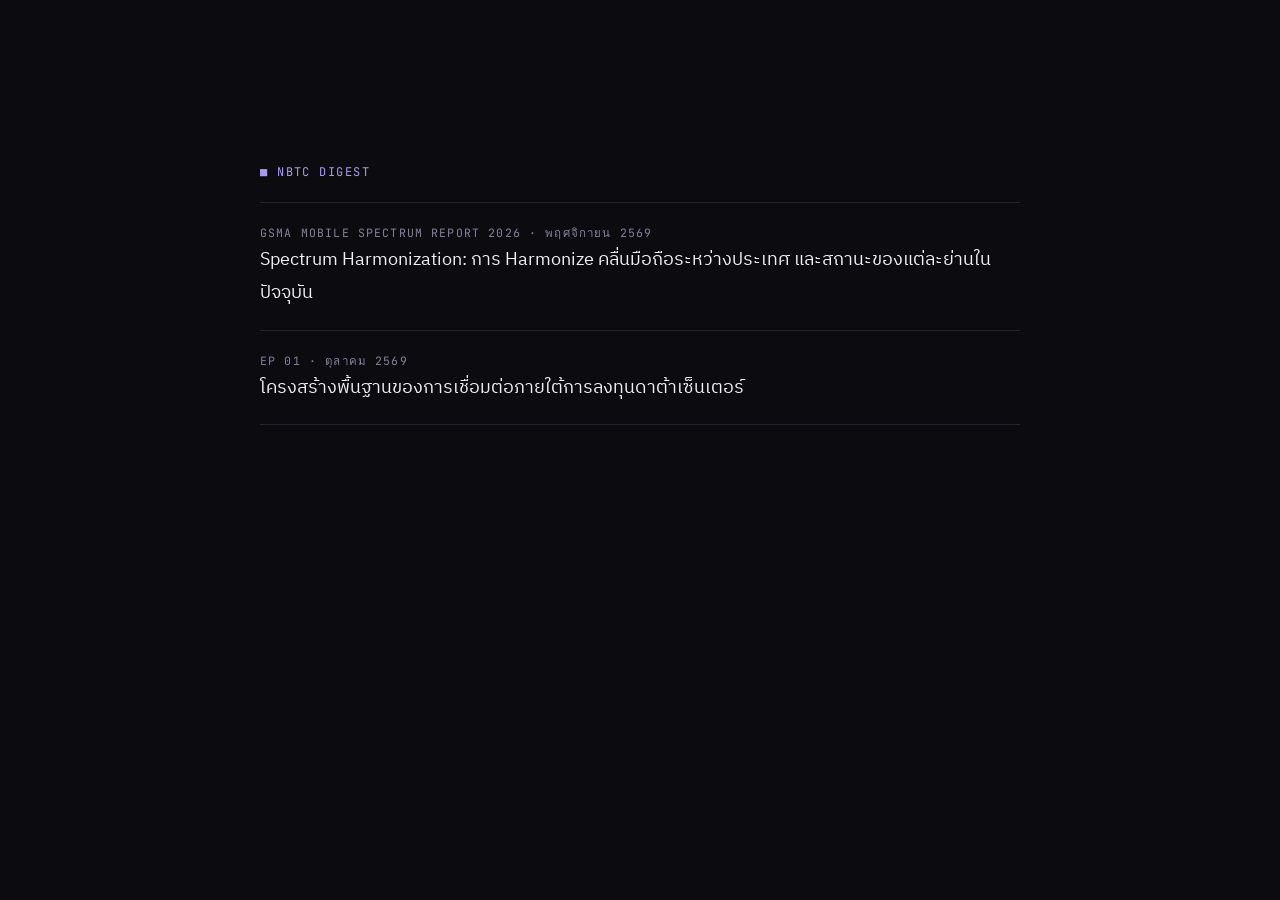
<file: index.html>
<!doctype html>
<html lang="th">
<head>
<meta charset="utf-8">
<meta name="viewport" content="width=device-width, initial-scale=1">
<meta name="color-scheme" content="dark">
<title>NBTC Digest</title>
<link rel="stylesheet" href="ep01-data-centers/lib/fonts.css">
<style>
  body { margin: 0; font-family: "IBM Plex Sans Thai", "IBM Plex Sans", sans-serif; color: #f1f0f7; background: #0b0b10; line-height: 1.8; }
  main { max-width: 760px; margin: 0 auto; padding: 18vh 16px; }
  .kicker { font-family: "JetBrains Mono", monospace; font-size: .75rem; letter-spacing: .12em; color: #a99cf0; margin-bottom: 1.5em; }
  a { display: block; padding: 20px 0; border-top: 1px solid #23222e; color: #f1f0f7; text-decoration: none; font-size: 1.15rem; }
  a:last-child { border-bottom: 1px solid #23222e; }
  a span { display: block; font-family: "JetBrains Mono", monospace; font-size: .72rem; letter-spacing: .1em; color: #85839a; }
  a:hover, a:focus-visible { color: #d4f36b; }
  :focus-visible { outline: 2px solid #d4f36b; outline-offset: 3px; }
</style>
</head>
<body>
<main>
  <div class="kicker">■ NBTC DIGEST</div>
  <a href="spectrum-harmonization/"><span>GSMA MOBILE SPECTRUM REPORT 2026 · พฤศจิกายน 2569</span>Spectrum Harmonization: การ Harmonize คลื่นมือถือระหว่างประเทศ และสถานะของแต่ละย่านในปัจจุบัน</a>
  <a href="ep01-data-centers/"><span>EP 01 · ตุลาคม 2569</span>โครงสร้างพื้นฐานของการเชื่อมต่อภายใต้การลงทุนดาต้าเซ็นเตอร์</a>
</main>
</body>
</html>
</file>
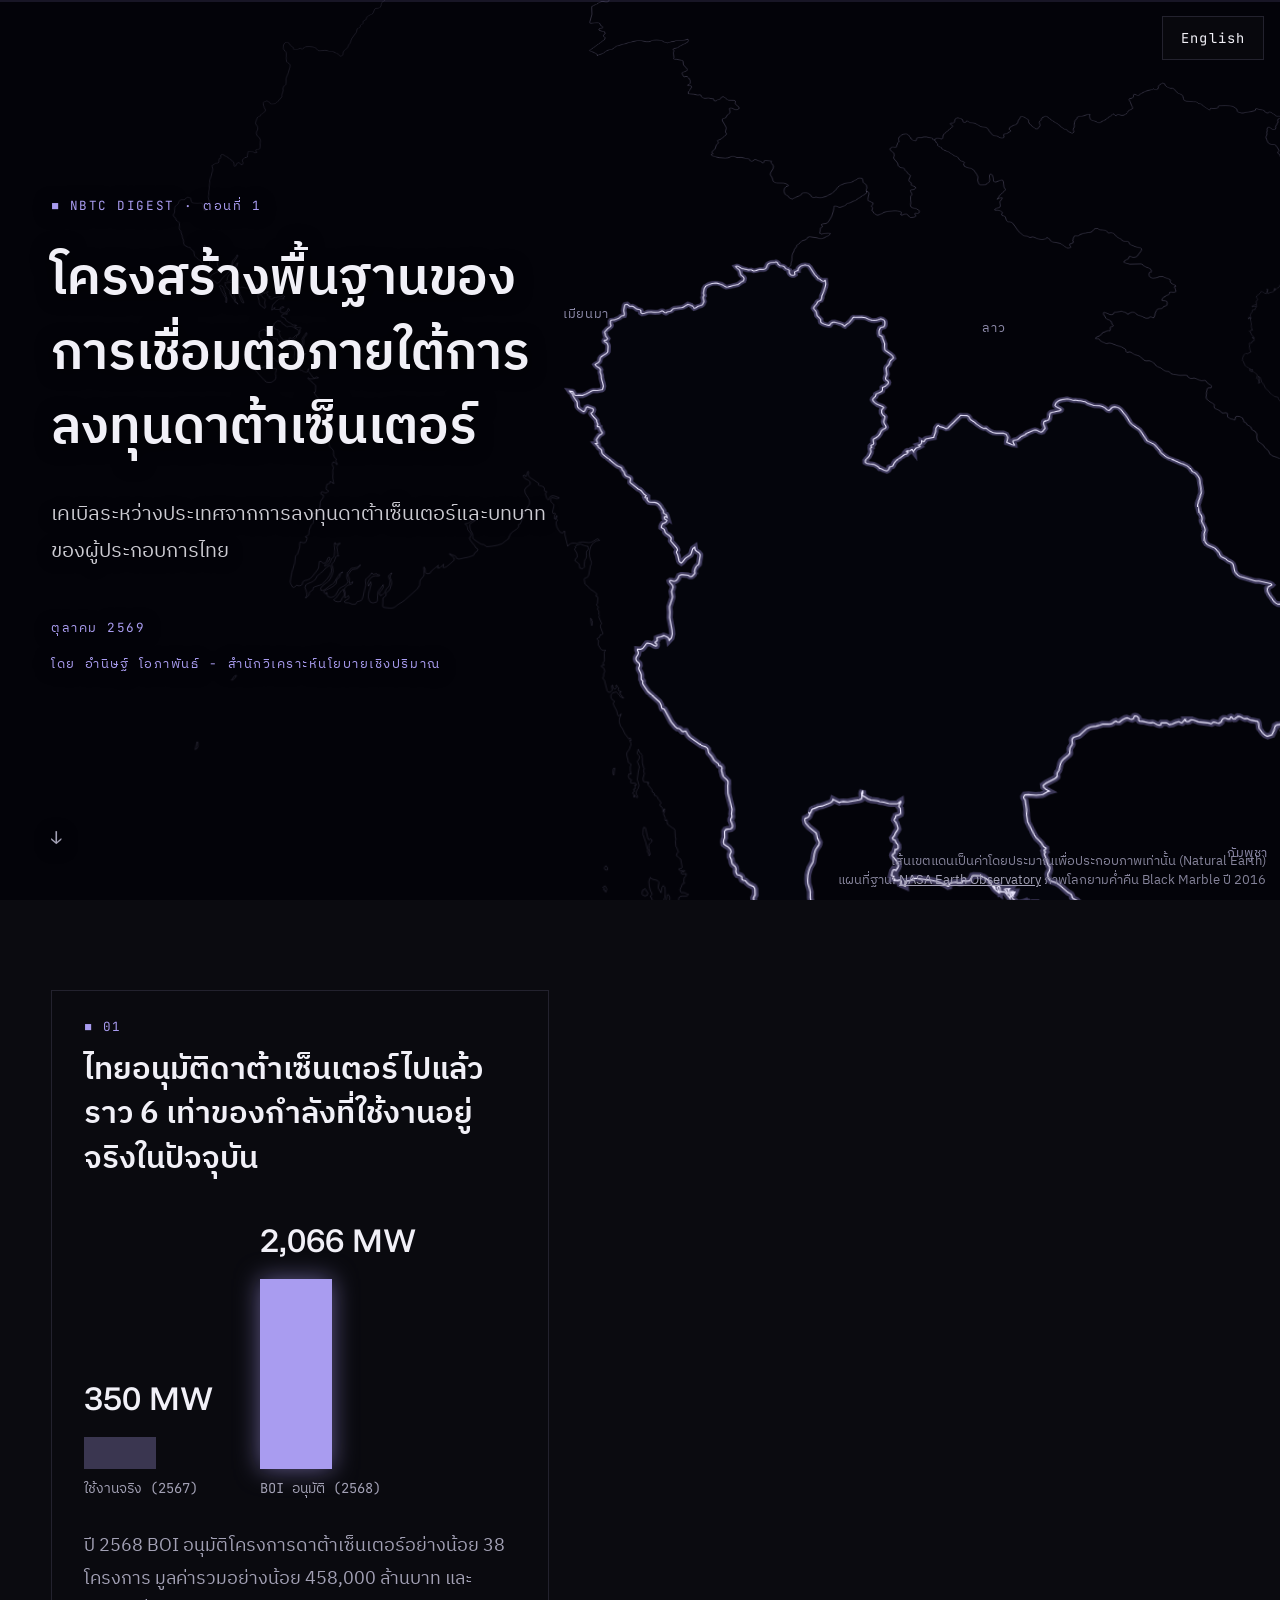
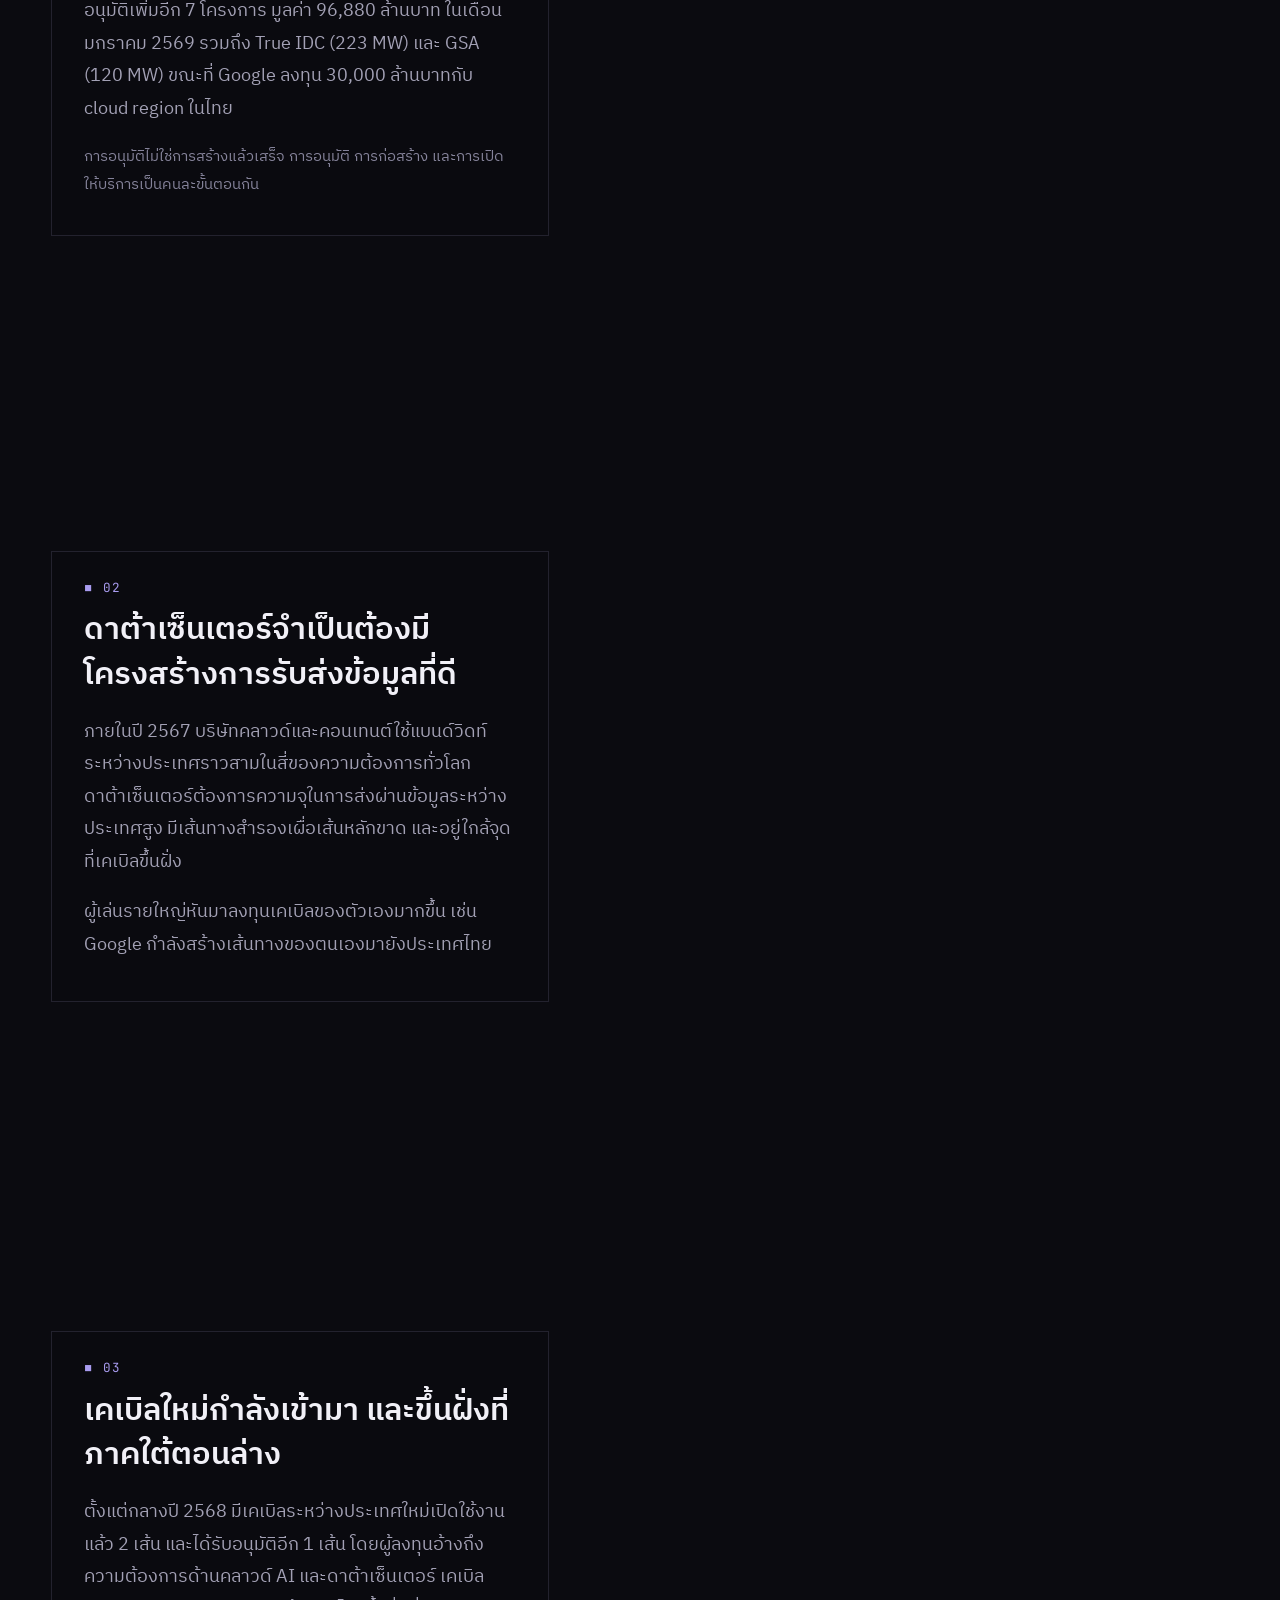
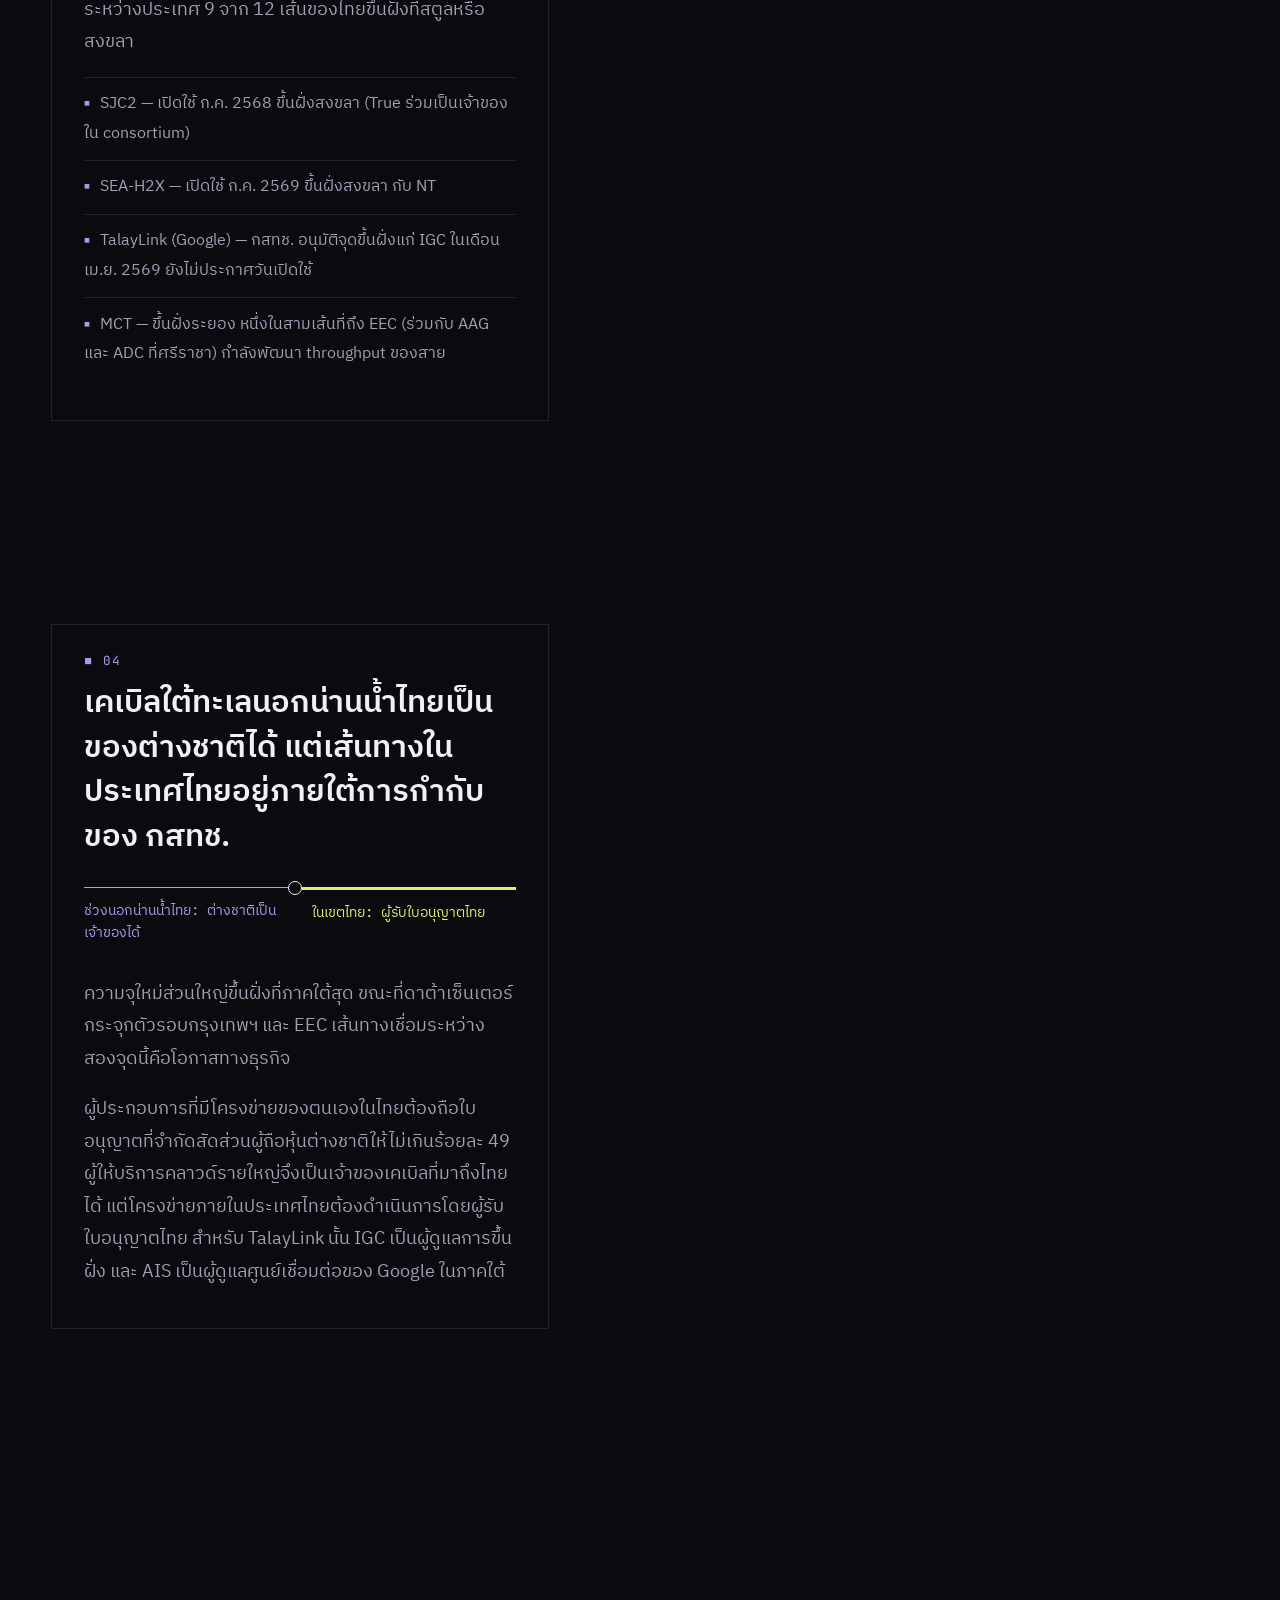
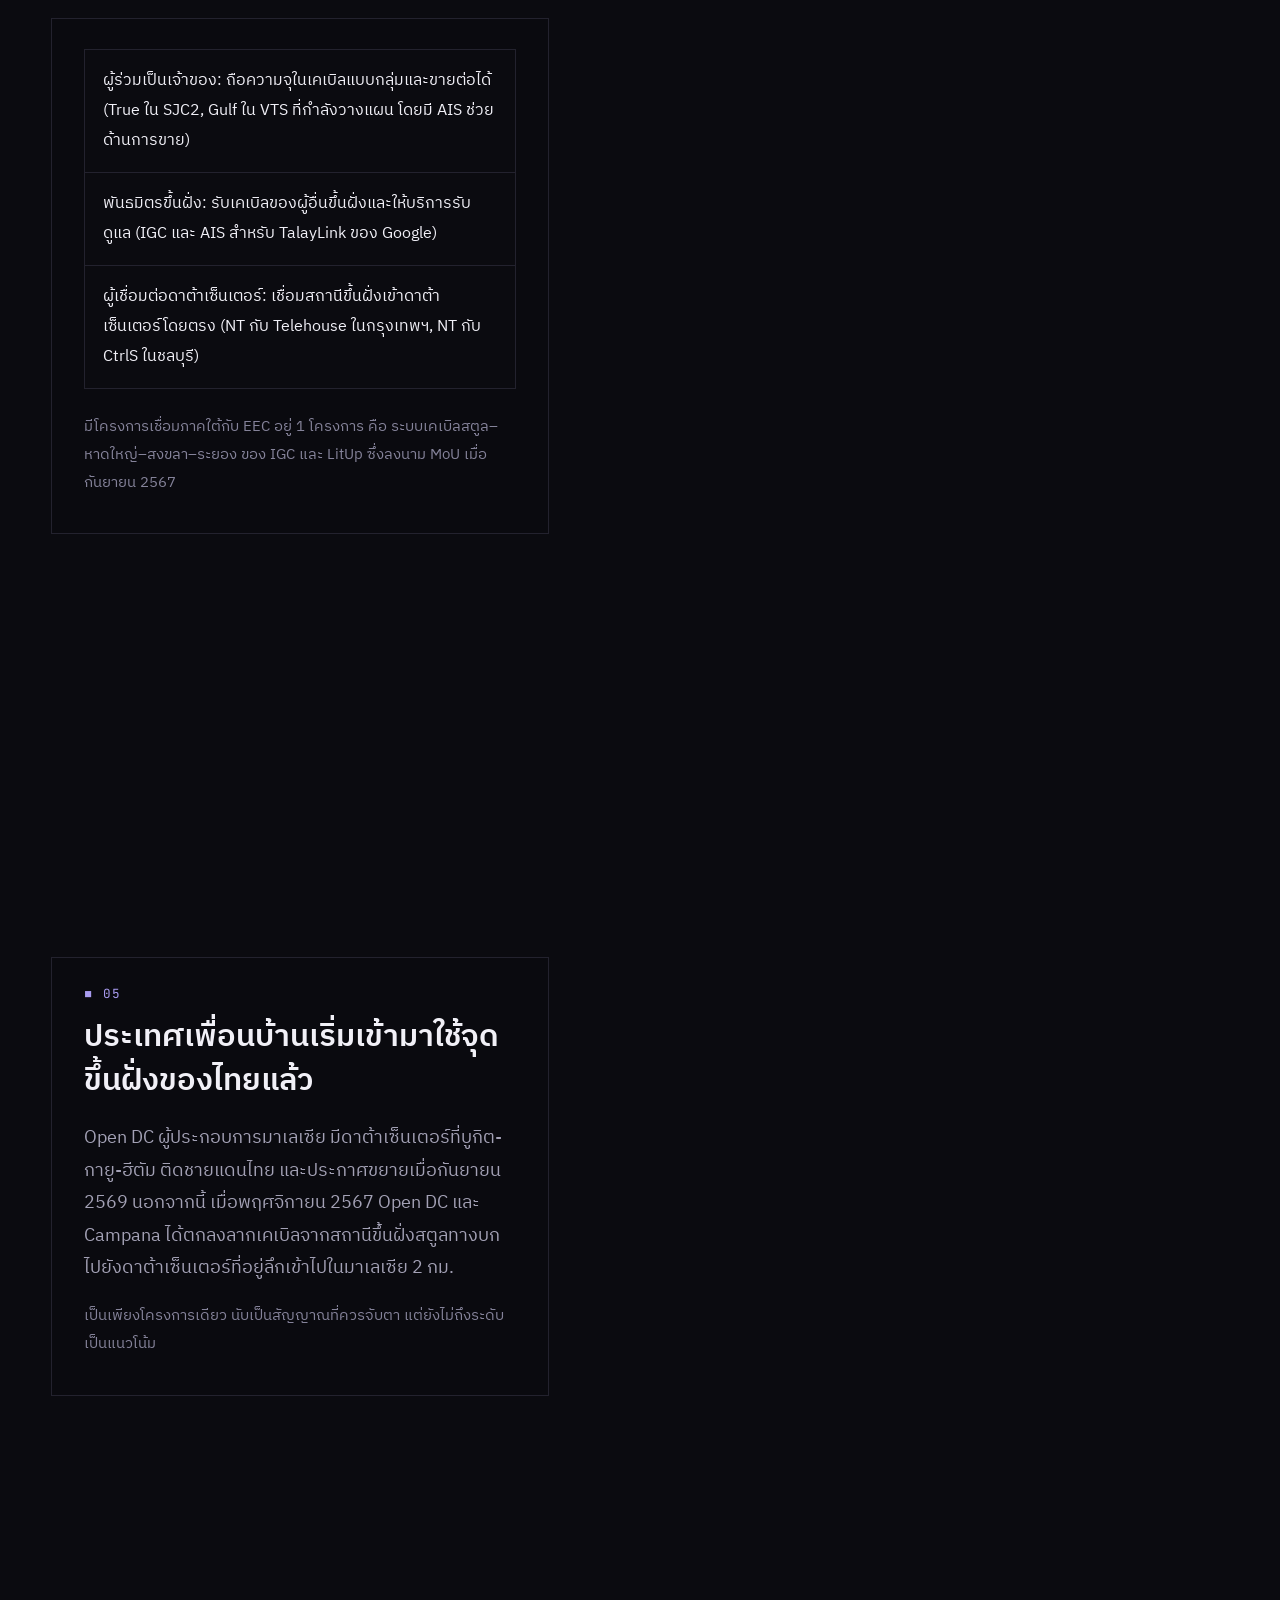
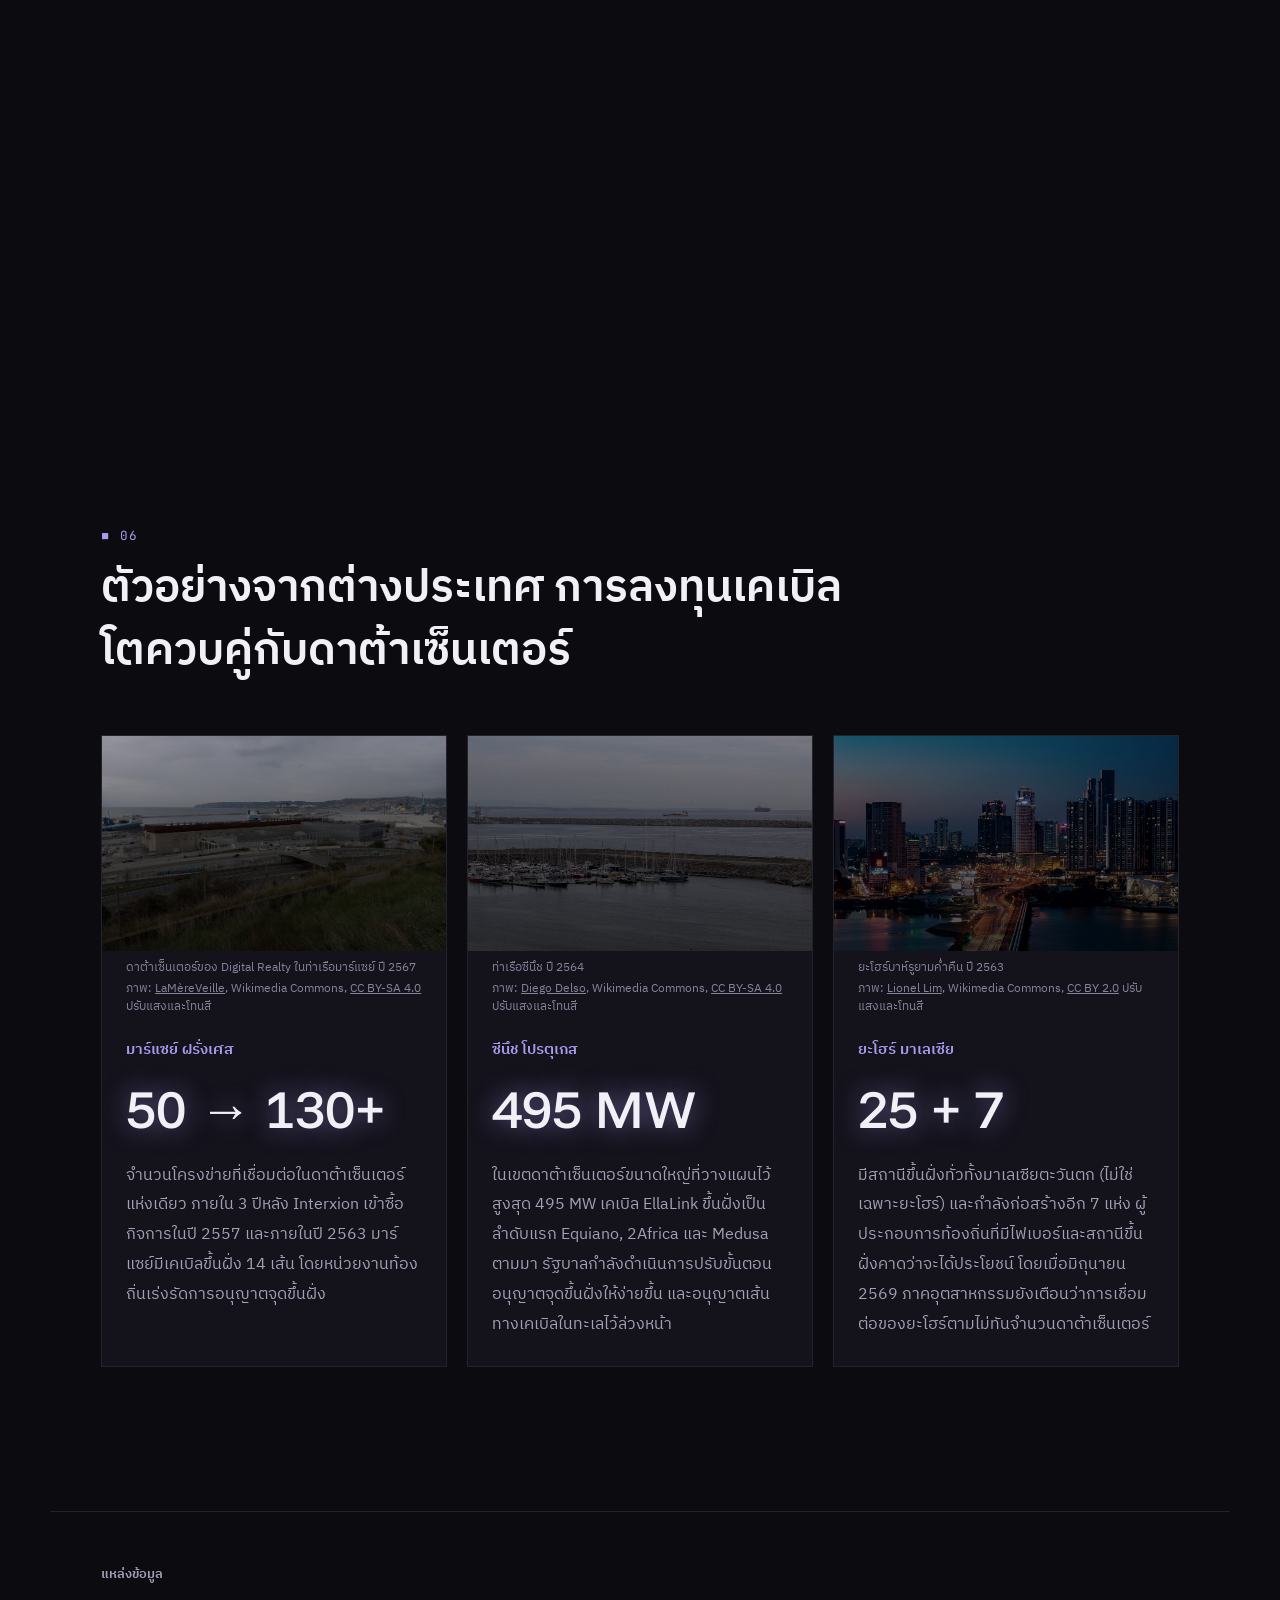
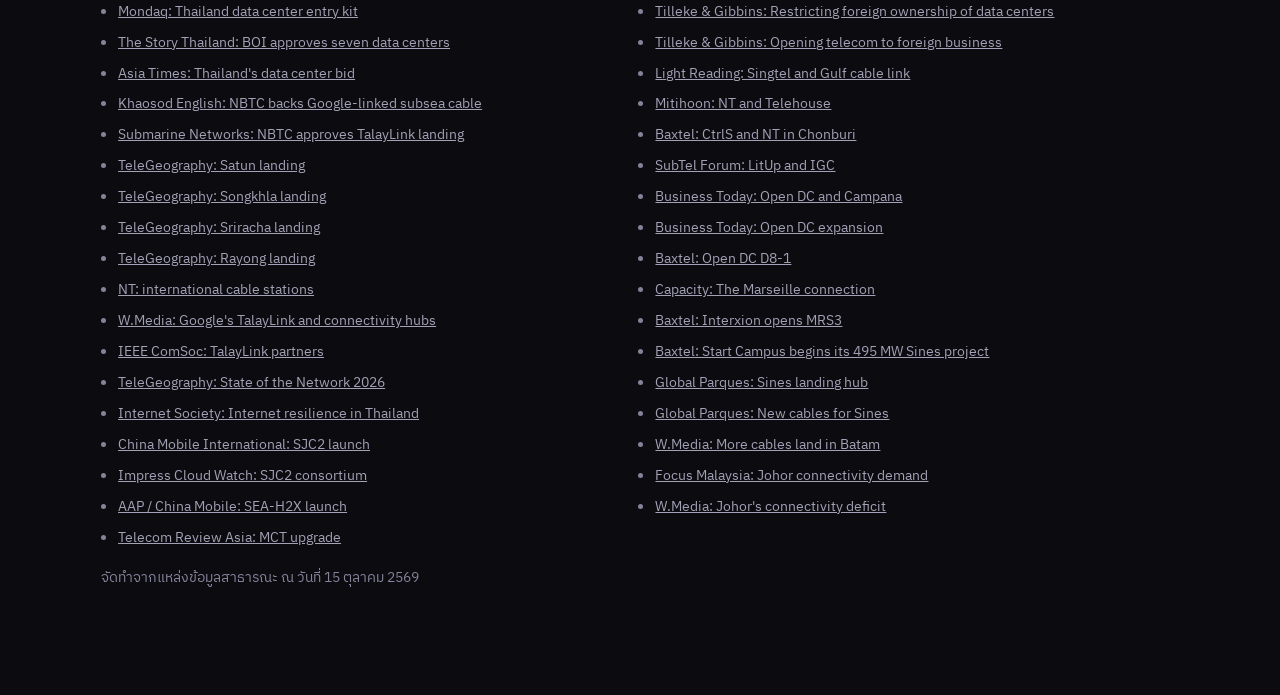
<file: ep01-data-centers/index.html>
<!doctype html>
<html lang="th">
<head>
<meta charset="utf-8">
<meta name="viewport" content="width=device-width, initial-scale=1">
<meta name="color-scheme" content="dark">
<title>NBTC Digest · Episode 1</title>
<link rel="stylesheet" href="lib/fonts.css">
<style>
  /* Dark, Turion-inspired look. Colour roles: lavender = cables, lime = the opportunity (used nowhere else). */
  :root {
    --bg: #0b0b10;
    --ink: #f1f0f7;
    --muted: #a3a1b5;
    --faint: #85839a;
    --line: #23222e;
    --card: #14131c;
    --cable: #a99cf0;
    --cable-glow: rgba(169, 156, 240, .55);
    --accent: #d4f36b;
    --accent-glow: rgba(212, 243, 107, .5);
    --sea: #04050c;
    --land: #15141d;
    --land-th: #1d1b29;
    --land-stroke: #2c2a3c;
    --halo: #0b0b10;
    --mono: "JetBrains Mono", "IBM Plex Sans Thai", ui-monospace, monospace;
    --display: "Funnel Display", "IBM Plex Sans Thai", sans-serif;
  }
  * { box-sizing: border-box; }
  html { font-family: "IBM Plex Sans", "IBM Plex Sans Thai", sans-serif; color: var(--ink); background: var(--bg); }
  /* Thai looks smaller and needs room for marks above and below the line */
  html:lang(th) { font-family: "IBM Plex Sans Thai", "IBM Plex Sans", sans-serif; font-size: 110%; }
  body { margin: 0; font-size: 1rem; line-height: 1.7; counter-reset: sec; }
  html:lang(th) body { line-height: 1.85; }
  h1, h2, h3 { font-family: var(--display); font-weight: 500; line-height: 1.15; margin: 0 0 .6em; letter-spacing: -.01em; }
  html:lang(th) h1, html:lang(th) h2, html:lang(th) h3 { font-family: "IBM Plex Sans Thai", sans-serif; font-weight: 600; line-height: 1.45; letter-spacing: 0; }
  p { margin: 0 0 1em; color: var(--muted); }
  a { color: var(--cable); }
  :focus-visible { outline: 2px solid var(--accent); outline-offset: 3px; }

  /* Small typewriter-style labels with a square marker, numbered per section */
  .label, .step h2::before, .wide > h2::before {
    font-family: var(--mono); font-size: .72rem; font-weight: 400; letter-spacing: .12em; text-transform: uppercase; color: var(--cable);
  }
  .step h2, .wide > h2 { counter-increment: sec; }
  .step h2::before, .wide > h2::before { content: "■ " counter(sec, decimal-leading-zero); display: block; margin-bottom: 1.1em; line-height: 1; }

  .lang-switch { position: fixed; top: 16px; right: 16px; z-index: 10; font-family: var(--mono); font-size: .78rem; letter-spacing: .08em;
    min-height: 44px; padding: 0 18px; border: 1px solid var(--line); border-radius: 0; background: rgba(11, 11, 16, .8); color: var(--ink); cursor: pointer; }
  .lang-switch:hover { border-color: var(--cable); }

  /* Opening screen: the title over the night map (northern Thailand) */
  .cover { position: relative; }
  .step.cover { padding: 12vh 0 14vh; }
  .cover > * { max-width: 640px; text-shadow: 0 2px 18px rgba(0, 0, 0, .8); }
  .kicker { margin-bottom: 2em; }
  .cover h1 { font-size: clamp(2.2rem, 4.6vw, 3.8rem); }
  html:lang(th) .cover h1 { font-size: clamp(2rem, 4vw, 3.2rem); }
  .cover .subtitle { font-size: 1.15rem; color: var(--ink); opacity: .85; }
  .cover .date { margin-top: 2em; }
  .scroll-cue { position: absolute; bottom: 5vh; left: 0; color: var(--muted); font-size: 1rem; }

  /* Story: a full-screen night map stays put; text boxes scroll over it */
  .story { position: relative; display: flex; flex-direction: column; }
  .map-panel { order: -1; position: sticky; top: 0; height: 100vh; z-index: 0; background: var(--sea); }
  .map-box { position: relative; width: 100%; height: 100%; }
  /* The map layer is larger than the screen and tilted back, so its far edge never shows; keep in step with TILT in the script */
  .map-box { overflow: hidden; }
  #mapsvg { position: absolute; left: -25%; top: -35%; width: 150%; height: 160%; display: block;
    transform: perspective(1400px) rotateX(24deg); transform-origin: 50% 60%; }
  #pinsvg { position: absolute; inset: 0; width: 100%; height: 100%; display: block; z-index: 1; pointer-events: none; }
  .steps { position: relative; z-index: 1; margin-top: -100vh; padding: 0 max(16px, 4vw) 40vh; max-width: 600px; pointer-events: none; }
  .step { min-height: 100vh; display: flex; flex-direction: column; justify-content: center; padding: 10vh 0; }
  .step .box { pointer-events: auto; background: rgba(11, 11, 16, .8); -webkit-backdrop-filter: blur(10px); backdrop-filter: blur(10px);
    border: 1px solid var(--line); padding: 30px 32px 22px; }
  .step h2 { font-size: clamp(1.5rem, 2.4vw, 2.1rem); }
  .step .note { font-size: .85rem; color: var(--faint); }
  .more-toggle { display: none; }

  /* Reading progress through the map story: a slim line along the top of the screen */
  .progress-line { position: fixed; left: 0; right: 0; top: 0; height: 2px; z-index: 6; background: rgba(169, 156, 240, .12); transition: opacity .4s; pointer-events: none; }
  .progress-line span { display: block; height: 100%; width: 100%; transform-origin: left; transform: scaleX(0); background: var(--cable); box-shadow: 0 0 8px var(--cable-glow); }
  .progress-line.away { opacity: 0; }

  .map-box .spotlight { fill: rgba(3, 3, 8, .8); }
  .map-box .border { fill: none; stroke: rgba(200, 195, 235, .22); stroke-width: .7; }
  .map-box .border.th { stroke: #ece8ff; stroke-width: 1.3; }
  .map-box .border.th.glow { stroke: rgba(169, 156, 240, .35); stroke-width: 7; }
  .map-box .cable { fill: none; stroke: var(--cable); stroke-width: 1.3; }
  .map-box .cable.glow { stroke: var(--cable-glow); stroke-width: 6; opacity: .45; stroke-dasharray: none; }
  .map-box .planned { stroke-dasharray: 5 4; }
  .map-box .domestic { fill: none; stroke: var(--accent); stroke-width: 3; stroke-linecap: round; }
  .map-box .domestic.glow { stroke: var(--accent-glow); stroke-width: 12; opacity: .5; stroke-dasharray: none; }
  .map-box .landing { fill: var(--bg); stroke: var(--ink); stroke-width: 1.5; }
  .map-box .dc { color: #fff; filter: drop-shadow(0 0 3px rgba(0, 0, 0, .9)); }
  .map-box .dc.foreign { color: var(--muted); }
  .map-box text { font-family: var(--mono); font-size: 11px; letter-spacing: .06em; fill: var(--ink); paint-order: stroke; stroke: var(--halo); stroke-width: 4px; stroke-linejoin: round; }
  html:lang(en) .map-box text { text-transform: uppercase; }
  html:lang(th) .map-box text { font-size: 12.5px; letter-spacing: 0; }
  .map-box text.sea-name { fill: #6d6a88; stroke: none; }
  .map-box text.country { fill: #8c89a8; stroke: none; font-size: 11px; letter-spacing: .3em; }
  html:lang(th) .map-box text.country { letter-spacing: .05em; font-size: 13px; }
  .map-box text.cable-name { fill: var(--cable); font-size: 10px; }
  .map-box text.hl { fill: var(--accent); }
  .map-meta { position: absolute; right: 14px; bottom: 10px; max-width: 46%; text-align: right; font-family: var(--mono); font-size: .62rem;
    letter-spacing: .04em; line-height: 1.5; color: var(--faint); }
  html:lang(th) .map-meta { font-family: "IBM Plex Sans Thai", sans-serif; font-size: .72rem; letter-spacing: 0; }
  .map-meta a { color: var(--muted); }
  .legend { position: absolute; right: 14px; bottom: 58px; z-index: 2; justify-content: flex-end; display: flex; flex-wrap: wrap; gap: 8px 20px; max-width: 560px;
    padding: 10px 14px; background: rgba(11, 11, 16, .75); border: 1px solid var(--line);
    font-family: var(--mono); font-size: .68rem; letter-spacing: .08em; text-transform: uppercase; color: var(--muted); }
  html:lang(th) .legend { font-size: .76rem; letter-spacing: 0; }
  .legend > span { display: inline-flex; align-items: center; gap: 8px; }
  .legend svg { flex: none; }
  .key-dc { color: #fff; }
  .key-landing { fill: var(--bg); stroke: var(--ink); stroke-width: 1.5; }
  .key-cable { stroke: var(--cable); stroke-width: 1.3; }
  .key-planned { stroke: var(--cable); stroke-width: 1.3; stroke-dasharray: 5 4; }
  .key-domestic { stroke: var(--accent); stroke-width: 3; }

  .cable-list { list-style: none; padding: 0; margin: 0 0 1em; }
  .cable-list li { padding: .7em 0; border-top: 1px solid var(--line); font-size: .92rem; color: var(--muted); }
  .cable-list li::before { content: "■"; color: var(--cable); font-size: .6em; margin-right: 1em; vertical-align: .2em; }

  .bars { display: flex; align-items: flex-end; gap: 36px; margin: 1.6em 0 1.8em; }
  .bar { display: flex; flex-direction: column; align-items: flex-start; width: 140px; }
  .bar b { font-family: var(--display); font-size: 1.9rem; font-weight: 500; margin-bottom: 8px; white-space: nowrap; }
  .bar span { font-family: var(--mono); font-size: .68rem; letter-spacing: .08em; text-transform: uppercase; color: var(--muted); margin-top: 10px; line-height: 1.4; }
  html:lang(th) .bar span { font-size: .78rem; letter-spacing: 0; }
  .bar .fill { width: 72px; height: calc(190px * var(--h, 1)); background: #3a3650;
    transform: scaleY(0); transform-origin: bottom; transition: transform 1.1s cubic-bezier(.2, .7, .2, 1); }
  .bar .fill.big { background: var(--cable); box-shadow: 0 0 24px var(--cable-glow); transition-delay: .25s; }
  .seen .bar .fill { transform: none; }

  .split { display: flex; align-items: flex-start; margin: 1.6em 0 2em; }
  .split .seg { flex: 1; padding-top: 12px; font-family: var(--mono); font-size: .7rem; letter-spacing: .06em; text-transform: uppercase; line-height: 1.5; }
  html:lang(th) .split .seg { font-size: .8rem; letter-spacing: 0; }
  .split .sea { border-top: 1px solid var(--cable); color: var(--cable); }
  .split .land { border-top: 3px solid var(--accent); color: var(--accent); padding-left: 10px; }
  .split .dot { flex: none; width: 14px; height: 14px; margin-top: -6px; border: 1.5px solid var(--ink); border-radius: 50%; background: var(--bg); }

  .roles { display: grid; gap: 1px; margin: 0 0 1.4em; background: var(--line); border: 1px solid var(--line); }
  .roles p { margin: 0; padding: 16px 18px; background: var(--bg); font-size: .92rem; color: var(--ink); }

  .wide { max-width: 1180px; margin: 0 auto; padding: 16vh max(16px, 4vw); }
  .wide > h2 { font-size: clamp(1.8rem, 3.4vw, 3rem); max-width: 760px; margin-bottom: 1.2em; }
  .cards { display: grid; grid-template-columns: repeat(auto-fit, minmax(280px, 1fr)); gap: 20px; }
  .card { display: flex; flex-direction: column; background: var(--card); border: 1px solid var(--line); overflow: hidden;
    transition: transform .35s cubic-bezier(.2, .7, .2, 1), border-color .35s, box-shadow .35s; }
  .card:hover { transform: translateY(-6px); border-color: var(--cable); box-shadow: 0 18px 40px -20px var(--cable-glow); }
  .card-body { padding: 22px 24px 26px; }
  /* Photos are darkened and given a faint lavender tone so the three sources look like one set */
  .photo { position: relative; margin: 0; }
  .photo img { display: block; width: 100%; height: auto; aspect-ratio: 16 / 10; object-fit: cover; filter: grayscale(.35) brightness(.62) contrast(1.08); }
  .photo::after { content: ""; position: absolute; inset: 0; bottom: auto; aspect-ratio: 16 / 10; pointer-events: none;
    background: linear-gradient(180deg, rgba(169, 156, 240, .18), rgba(11, 11, 16, .55)); mix-blend-mode: multiply; }
  .photo figcaption { display: flex; flex-direction: column; gap: 2px; padding: 8px 24px 0; font-size: .7rem; line-height: 1.5; color: var(--faint); }
  .photo figcaption .credit, .photo figcaption .credit a { color: var(--faint); }
  .photo.missing { display: none; }
  .card h3 { font-family: var(--mono); font-size: .72rem; font-weight: 400; letter-spacing: .12em; text-transform: uppercase; color: var(--muted); }
  html:lang(th) .card h3 { font-family: "IBM Plex Sans Thai", sans-serif; font-size: .85rem; letter-spacing: 0; }
  .card .big { font-family: var(--display); font-size: 3rem; font-weight: 500; line-height: 1.1; color: var(--ink); margin: .35em 0 .45em;
    text-shadow: 0 0 24px var(--cable-glow); }
  .card p:last-child { font-size: .92rem; margin: 0; }

  /* The takeaway: the page's brightest moment, over a close-up of our night map. Bangkok's lights sit to the right of the text:
     the image is 260% of the box width, and 36% / 37% places Bangkok about 80% across and halfway down. */
  .takeaway { position: relative; overflow: hidden; border: 1px solid rgba(212, 243, 107, .35); border-left: 3px solid var(--accent);
    padding: clamp(28px, 5vw, 56px) clamp(24px, 4vw, 56px); padding-right: clamp(24px, 30vw, 420px); margin-bottom: 3em;
    background: linear-gradient(90deg, rgba(11, 11, 16, .94) 35%, rgba(11, 11, 16, .55) 60%, rgba(11, 11, 16, .05) 85%),
      url(images/night-map.jpg) 36% 37% / 260% auto no-repeat;
    box-shadow: 0 0 60px -30px var(--accent-glow); }
  .takeaway p { position: relative; }
  .takeaway p { font-family: var(--display); font-size: clamp(1.25rem, 2.2vw, 1.75rem); line-height: 1.4; color: var(--ink); margin: 0; }
  html:lang(th) .takeaway p { font-family: "IBM Plex Sans Thai", sans-serif; font-size: clamp(1.1rem, 1.9vw, 1.45rem); line-height: 1.75; }
  .wide h3 { font-family: var(--mono); font-size: .72rem; font-weight: 400; letter-spacing: .12em; text-transform: uppercase; color: var(--cable); }
  .watch { list-style: none; padding: 0; counter-reset: w; display: grid; grid-template-columns: repeat(auto-fit, minmax(240px, 1fr)); gap: 1px; background: var(--line); border: 1px solid var(--line); }
  .watch li { counter-increment: w; background: var(--bg); padding: 22px; color: var(--ink); font-size: .95rem; transition: background .3s; }
  .watch li:hover { background: var(--card); }
  .watch-icon { display: block; width: 40px; height: 40px; margin-bottom: 14px; fill: none; stroke: var(--cable); stroke-width: 1.6;
    stroke-linecap: round; stroke-linejoin: round; filter: drop-shadow(0 0 6px var(--cable-glow)); }
  .watch li::before { content: counter(w, decimal-leading-zero); display: block; font-family: var(--mono); font-size: .72rem; color: var(--accent); margin-bottom: .8em; }
  .next { color: var(--faint); margin-top: 3em; font-family: var(--mono); font-size: .8rem; letter-spacing: .06em; }

  footer { max-width: 1180px; margin: 0 auto; padding: 6vh max(16px, 4vw) 10vh; border-top: 1px solid var(--line); font-size: .8rem; color: var(--faint); }
  footer h3 { font-family: var(--mono); font-size: .72rem; font-weight: 400; letter-spacing: .12em; text-transform: uppercase; color: var(--muted); }
  footer ul { padding-left: 1.2em; columns: 2 320px; }
  footer li { break-inside: avoid; margin-bottom: .35em; }
  footer a { color: var(--muted); }
  footer p { color: var(--faint); }

  /* Phone: map sits on the top part of the screen, text scrolls below it */
  @media (max-width: 800px) {
    .steps { padding: 0 12px 30vh; max-width: none; }
    .step { justify-content: flex-end; padding: 0 0 6vh; }
    .step .box { padding: 20px 20px 14px; background: rgba(11, 11, 16, .86); }
    .legend { top: 10px; bottom: auto; left: 10px; right: 10px; padding: 6px 10px; gap: 4px 14px; justify-content: flex-start; }
    /* Phones: keep each box short; the details open on request */
    .step .box { padding: 14px 16px 6px; }
    .step .box p, .cable-list li { font-size: .86rem; line-height: 1.6; margin-bottom: .6em; }
    html:lang(th) .step .box p, html:lang(th) .cable-list li { line-height: 1.7; }
    .step h2 { font-size: 1.15rem; margin-bottom: .45em; }
    html:lang(th) .step h2 { line-height: 1.4; }
    .step h2::before { margin-bottom: .6em; }
    .bars { margin: .4em 0 .6em; gap: 20px; }
    .bar { flex-direction: row; align-items: flex-end; gap: 10px; width: auto; }
    .bar .fill { order: -1; height: calc(70px * var(--h, 1)); width: 34px; }
    .bar b { font-size: 1.15rem; margin: 0; }
    .bar span { display: none; }
    .split { margin: .6em 0 .9em; }
    .roles { margin-bottom: .6em; }
    .roles p { padding: 8px 12px; font-size: .8rem; line-height: 1.5; }
    .box:not(.open) .more { display: none; }
    .more-toggle { display: inline-flex; gap: 6px; align-items: center; min-height: 44px; padding: 0; margin-top: -4px; border: 0; background: none;
      color: var(--cable); font-family: var(--mono); font-size: .75rem; letter-spacing: .08em; text-transform: uppercase; cursor: pointer; }
    html:lang(th) .more-toggle { font-family: "IBM Plex Sans Thai", sans-serif; font-size: .85rem; letter-spacing: 0; }
    .more-toggle span:last-child, .box.open .more-toggle span:first-child { display: none; }
    .box.open .more-toggle span:last-child { display: inline; }
    .takeaway { padding-right: 24px; background: linear-gradient(rgba(11, 11, 16, .8), rgba(11, 11, 16, .8)), url(images/night-map.jpg) 54% 37% / 300% auto no-repeat; }
    .map-meta { display: none; }
    .lang-switch { top: auto; bottom: 16px; }
  }

  /* People who ask their device for less motion get no animation */
  @media (prefers-reduced-motion: reduce) {
    *, *::before, *::after { transition: none !important; }
    .bar .fill { transform: none; }
  }

  /* Printing: switch to a light version, so it prints cleanly and cheaply */
  @media print {
    :root { --bg: #fff; --ink: #111; --muted: #333; --faint: #555; --line: #ccc; --card: #fff;
      --cable: #5a4fb0; --cable-glow: transparent; --accent: #4d7a00; --accent-glow: transparent;
      --sea: #fff; --land: #f2f2f2; --land-th: #fff; --land-stroke: #bbb; --halo: #fff; }
    .lang-switch, .scroll-cue, .progress-line, .more-toggle { display: none; }
    .cover { min-height: 0; padding: 2em 0; }
    .story { display: block; }
    .map-panel { position: static; height: 150mm; break-inside: avoid; }
    #mapsvg { transform: none; }
    .steps { margin-top: 0; max-width: none; }
    .step .box { background: none; border: 0; padding: 0; -webkit-backdrop-filter: none; backdrop-filter: none; }
    .legend { position: static; background: none; }
    .step, .wide { min-height: 0; padding: 1.5em 0; break-inside: avoid; }
    .bar .fill { transform: none; }
    .takeaway { background: none; box-shadow: none; padding-right: 0; }
    .card { break-inside: avoid; }
  }
</style>
</head>
<body>
<button class="lang-switch" data-k="ui.toggle" type="button"></button>
<div class="progress-line" aria-hidden="true"><span></span></div>



<main>
  <div class="story">
    <div class="steps">
      <header class="step cover" data-step="cover">
      <div class="kicker label">■ <span data-k="cover.kicker"></span></div>
      <h1 data-k="cover.title"></h1>
      <p class="subtitle" data-k="cover.subtitle"></p>
      <p class="date label" data-k="cover.date"></p>
      <p class="author label" data-k="cover.author"></p>
      <div class="scroll-cue label" aria-hidden="true">↓</div>
    </header>
      <section class="step" data-step="hook"><div class="box">
        <h2 data-k="hook.headline"></h2>
        <div class="bars" aria-hidden="true">
          <div class="bar"><b data-k="hook.bar1.value"></b><div class="fill" id="bar1"></div><span data-k="hook.bar1.label"></span></div>
          <div class="bar"><b data-k="hook.bar2.value"></b><div class="fill big"></div><span data-k="hook.bar2.label"></span></div>
        </div>
        <div class="more">
          <p data-k="hook.body"></p>
          <p class="note" data-k="hook.caveat"></p>
        </div>
        <button class="more-toggle" type="button"><span data-k="ui.more"></span><span data-k="ui.less"></span></button>
      </div></section>
      <section class="step" data-step="need"><div class="box">
        <h2 data-k="need.headline"></h2>
        <p data-k="need.body"></p>
        <div class="more">
          <p data-k="need.body2"></p>
        </div>
        <button class="more-toggle" type="button"><span data-k="ui.more"></span><span data-k="ui.less"></span></button>
      </div></section>
      <section class="step" data-step="cables"><div class="box">
        <h2 data-k="cables.headline"></h2>
        <p data-k="cables.body"></p>
        <div class="more">
          <ul class="cable-list">
            <li data-k="cables.list.sjc2"></li>
            <li data-k="cables.list.seah2x"></li>
            <li data-k="cables.list.talaylink"></li>
            <li data-k="cables.list.mct"></li>
          </ul>
        </div>
        <button class="more-toggle" type="button"><span data-k="ui.more"></span><span data-k="ui.less"></span></button>
      </div></section>
      <section class="step" data-step="domestic"><div class="box">
        <h2 data-k="domestic.headline"></h2>
        <div class="split" aria-hidden="true">
          <div class="seg sea"><span data-k="domestic.split.sea"></span></div>
          <div class="dot"></div>
          <div class="seg land"><span data-k="domestic.split.land"></span></div>
        </div>
        <p data-k="domestic.gap"></p>
        <div class="more">
          <p data-k="domestic.body"></p>
        </div>
        <button class="more-toggle" type="button"><span data-k="ui.more"></span><span data-k="ui.less"></span></button>
      </div></section>
      <section class="step" data-step="roles"><div class="box">
        <div class="roles">
          <p data-k="domestic.roles"></p>
          <p data-k="domestic.roles2"></p>
          <p data-k="domestic.roles3"></p>
        </div>
        <div class="more">
          <p class="note" data-k="domestic.status"></p>
        </div>
        <button class="more-toggle" type="button"><span data-k="ui.more"></span><span data-k="ui.less"></span></button>
      </div></section>
      <section class="step" data-step="neighbours"><div class="box">
        <h2 data-k="neighbours.headline"></h2>
        <p data-k="neighbours.body"></p>
        <div class="more">
          <p class="note" data-k="neighbours.note"></p>
        </div>
        <button class="more-toggle" type="button"><span data-k="ui.more"></span><span data-k="ui.less"></span></button>
      </div></section>
    </div>
    <div class="map-panel">
      <div class="map-box" id="map">
        <svg id="pinsvg" aria-hidden="true"></svg>
        <svg width="0" height="0" style="position:absolute" aria-hidden="true"><symbol id="dc-icon" viewBox="0 0 14 14"><rect x=".75" y=".75" width="12.5" height="12.5" fill="#0b0b10" stroke="currentColor" stroke-width="1.5"/><path d="M3.5 5h7M3.5 9h7" stroke="currentColor" stroke-width="1.2"/></symbol></svg>
        <svg id="mapsvg" role="img" aria-label="Map of Thailand showing cable landings in the south and data center clusters around Bangkok and the EEC"></svg>
        <div class="map-meta"><div data-k="map.note.borders"></div><div class="credit" data-k="map.credit" data-links></div></div>
        <div class="legend">
          <span data-layer="dc"><svg width="14" height="14" class="key-dc"><use href="#dc-icon"/></svg><span data-k="map.label.dc"></span></span>
          <span data-layer="landing"><svg width="12" height="12"><circle class="key-landing" cx="6" cy="6" r="4.5"/></svg><span data-k="map.label.landing"></span></span>
          <span data-layer="cables"><svg width="22" height="6"><line class="key-cable" x1="0" y1="3" x2="22" y2="3"/></svg><span data-k="map.label.cable"></span></span>
          <span data-layer="cables"><svg width="22" height="6"><line class="key-planned" x1="0" y1="3" x2="22" y2="3"/></svg><span data-k="map.label.planned"></span></span>
          <span data-layer="domestic"><svg width="22" height="6"><line class="key-domestic" x1="0" y1="3" x2="22" y2="3"/></svg><span data-k="map.label.opportunity"></span></span>
        </div>
      </div>
    </div>
  </div>

  <section class="wide">
    <h2 data-k="elsewhere.headline"></h2>
    <div class="cards">
      <article class="card">
        <figure class="photo"><img data-img="elsewhere.marseille.image" data-alt="elsewhere.marseille.caption" alt="" loading="lazy" width="1600" height="1000">
          <figcaption><span data-k="elsewhere.marseille.caption"></span><span class="credit" data-k="elsewhere.marseille.credit" data-links></span></figcaption></figure>
        <div class="card-body"><h3 data-k="elsewhere.marseille.title"></h3><div class="big" data-k="elsewhere.marseille.number"></div><p data-k="elsewhere.marseille.body"></p></div>
      </article>
      <article class="card">
        <figure class="photo"><img data-img="elsewhere.sines.image" data-alt="elsewhere.sines.caption" alt="" loading="lazy" width="1600" height="1000">
          <figcaption><span data-k="elsewhere.sines.caption"></span><span class="credit" data-k="elsewhere.sines.credit" data-links></span></figcaption></figure>
        <div class="card-body"><h3 data-k="elsewhere.sines.title"></h3><div class="big" data-k="elsewhere.sines.number"></div><p data-k="elsewhere.sines.body"></p></div>
      </article>
      <article class="card">
        <figure class="photo"><img data-img="elsewhere.johor.image" data-alt="elsewhere.johor.caption" alt="" loading="lazy" width="1600" height="1000">
          <figcaption><span data-k="elsewhere.johor.caption"></span><span class="credit" data-k="elsewhere.johor.credit" data-links></span></figcaption></figure>
        <div class="card-body"><h3 data-k="elsewhere.johor.title"></h3><div class="big" data-k="elsewhere.johor.number"></div><p data-k="elsewhere.johor.body"></p></div>
      </article>
    </div>
  </section>

  <!-- Section 7 (takeaway) hidden for now: delete the word "hidden" below to show it again. -->
  <section class="wide" hidden>
    <h2 data-k="takeaway.headline"></h2>
    <div class="takeaway">
      <p data-k="takeaway.body"></p>
    </div>
    <h3 data-k="watch.headline"></h3>
    <ul class="watch">
      <li><svg class="watch-icon" viewBox="0 0 48 48" aria-hidden="true"><rect x="11" y="6" width="22" height="30" rx="1"/><path d="M16 14h12M16 20h12M16 26h7"/><circle cx="34" cy="34" r="8"/><path d="M30.5 34l2.5 2.5 4.5-5"/></svg><span data-k="watch.1"></span></li>
      <li><svg class="watch-icon" viewBox="0 0 48 48" aria-hidden="true"><circle cx="10" cy="38" r="4"/><circle cx="38" cy="10" r="4"/><path d="M13 35C20 30 18 18 25 14c4-2 7-3 10-3" stroke-dasharray="4 3"/></svg><span data-k="watch.2"></span></li>
      <li><svg class="watch-icon" viewBox="0 0 48 48" aria-hidden="true"><path d="M24 8v32M14 40h20M10 14h28"/><path d="M10 14l-6 12h12zM38 14l-6 12h12z"/></svg><span data-k="watch.3"></span></li>
      <li><svg class="watch-icon" viewBox="0 0 48 48" aria-hidden="true"><path d="M24 4v40" stroke-dasharray="3 3"/><path d="M8 24h28M30 18l6 6-6 6"/><circle cx="8" cy="24" r="3"/></svg><span data-k="watch.4"></span></li>
    </ul>
    <p class="next" data-k="next.episode"></p>
  </section>
</main>

<footer>
  <h3 data-k="footer.sources"></h3>
  <ul id="sources"></ul>
  <p data-k="footer.note"></p>
</footer>

<script src="lib/d3.min.js"></script>
<script>
// ---- Map ----
// Places as [longitude, latitude]. Approximate; the map is a sketch, not a survey.
const P = {
  bangkok: [100.50, 13.75], chonburi: [100.98, 13.36], sriracha: [100.93, 13.17], rayong: [101.28, 12.68],
  satun: [100.07, 6.62], hatyai: [100.47, 7.01], songkhla: [100.60, 7.20], opendc: [100.42, 6.51],
};
// Map edges for each step: [west-south, east-north]
const VIEW_TH = [[97.2, 5.5], [105.7, 20.5]];        // section 1: all of Thailand
const VIEW_DC = [[99.3, 12.2], [102.4, 14.5]];       // section 2: Bangkok and the EEC data center cluster
const VIEW_SOUTH = [[96.6, 5.3], [104.8, 9.6]];      // section 3: the southern landings, cables arriving from both seas
const VIEW_LEG = [[97.6, 5.6], [104.0, 14.4]];       // sections 4: the domestic leg, Satun to Bangkok
const VIEW_BORDER = [[99.2, 5.8], [101.4, 7.7]];     // section 5: the Thai–Malaysian border

// What the map shows at each step of the story. Layers not listed are hidden; "dim" ones fade back.
const STEPS = {
  hook:       { view: VIEW_TH, show: [] },
  need:       { view: VIEW_DC, show: ['dc'] },
  cables:     { view: VIEW_SOUTH, show: ['dc', 'landing', 'cables'] },
  domestic:   { view: VIEW_LEG, show: ['dc', 'landing', 'cables', 'domestic'], dim: ['cables'] },
  roles:      { view: VIEW_LEG, show: ['dc', 'landing', 'cables', 'domestic'], dim: ['cables'] },
  neighbours: { view: VIEW_BORDER, show: ['dc', 'landing', 'cables', 'domestic', 'opendc'], dim: ['cables', 'domestic'] },
};

// International cables: where they come from is schematic, where they land is the point.
const CABLES = [
  { name: 'SJC2',      pts: [P.songkhla, [102.4, 7.9], [106.6, 8.8]] },
  { name: 'SEA-H2X',   pts: [P.songkhla, [102.6, 7.0], [106.6, 6.6]] },
  { name: 'AAG',       pts: [P.sriracha, [101.6, 11.6], [102.5, 9.9], [104.9, 8.4], [106.6, 9.3]] },
  { name: 'ADC',       pts: [P.sriracha, [101.5, 11.4], [102.3, 9.4], [104.6, 7.7], [106.6, 7.7]] },
  { name: 'MCT',       pts: [P.rayong, [102.3, 11.6], [103.5, 10.6]], anchor: 'start' },
  { name: 'MCT',       pts: [P.rayong, [102.4, 9.0], [103.9, 5.6], [103.4, 3.9]], noLabel: true },
  // TalayLink heads west around the northern tip of Sumatra, then south into the Indian Ocean
  { key: 'map.label.talaylink', pts: [P.satun, [98.6, 6.5], [96.5, 6.4], [94.9, 5.9], [94.2, 4.6], [94.3, 3.0]], planned: true, labelAt: [94.5, 3.9], anchor: 'start' },
  { pts: [P.satun, P.opendc], planned: true, layer: 'opendc' },   // Open DC's planned land link to Malaysia
];
// The domestic leg: southern landings → Rayong (planned subsea link) → EEC → Bangkok
const DOMESTIC = [P.satun, P.hatyai, P.songkhla, [101.0, 8.3], [101.6, 10.4], [101.5, 12.1], P.rayong, P.chonburi, P.bangkok];
const DOMESTIC_SEA_FROM = 2;   // from Songkhla onward the link is planned, not built

// NASA Black Marble 2016 night image, cut to these edges (see images/night-map.jpg)
const NIGHT = { href: 'images/night-map.jpg', west: 92, south: 1, east: 108, north: 22 };
// Country name labels, placed inside each neighbour
const COUNTRIES = [
  ['map.label.myanmar', [96.4, 19.6]], ['map.label.laos', [102.6, 19.4]], ['map.label.cambodia', [104.6, 12.9]],
  ['map.label.vietnam', [106.4, 11.6]], ['map.label.malaysia', [101.9, 4.6]], ['map.label.indonesia', [97.4, 3.6]],
];

// Country outlines: Natural Earth 1:10m, stored locally (lib/region.geojson)
let world = null, thailand = null;
const worldReady = fetch('lib/region.geojson')
  .then(r => r.json())
  .then(g => { world = g.features; thailand = world.find(f => f.properties.name === 'Thailand'); });

// Opening screen shows northern Thailand; scrolling pans south until all of Thailand is in view (section 1)
const VIEW_NORTH = [[97.4, 16.4], [104.6, 20.6]];
STEPS.cover = { view: VIEW_NORTH, show: [] };

let mapStep = 'cover', mapView = VIEW_NORTH, mapPick = k => '', glide = 0;
const REDUCE_MOTION = matchMedia('(prefers-reduced-motion: reduce)').matches;

// The map is drawn once at a fixed base scale (100 px per degree). The "camera" then only shifts and scales it,
// which is cheap enough to follow the reader's scrolling smoothly, even on phones.
const BASE = d3.geoEquirectangular().fitExtent([[0, 0], [1600, 2100]],
  { type: 'MultiPoint', coordinates: [[NIGHT.west, NIGHT.south], [NIGHT.east, NIGHT.north]] });
const curve = d3.line().curve(d3.curveCatmullRom.alpha(0.5));
let pins = [];   // markers and labels that stay the same size on screen while the map scales

function drawMap(pick) {   // full rebuild: on load, window resize and language switch
  if (pick) mapPick = pick;
  if (!world) return;
  pick = mapPick;
  const svg = d3.select('#mapsvg'), flat = d3.select('#pinsvg');
  const { W, H } = screenSize();
  svg.attr('viewBox', `0 0 ${W * TILT.w} ${H * TILT.h}`).selectAll('*').remove();
  flat.attr('viewBox', `0 0 ${W} ${H}`).selectAll('*').remove();
  const geo = d3.geoPath(BASE);

  // Soft left/right edges on the night image, so its cut-off edges don't show
  const defs = svg.append('defs');
  const fade = defs.append('linearGradient').attr('id', 'edge-fade-x');
  [[0, 0], [.06, 1], [.94, 1], [1, 0]].forEach(([o, a]) => fade.append('stop').attr('offset', o).attr('stop-color', '#fff').attr('stop-opacity', a));
  defs.append('mask').attr('id', 'edge-fade').attr('maskContentUnits', 'objectBoundingBox')
    .append('rect').attr('width', 1).attr('height', 1).attr('fill', 'url(#edge-fade-x)');
  const fadeY = defs.append('linearGradient').attr('id', 'edge-fade-y').attr('x2', 0).attr('y2', 1);
  [[0, 0], [.05, 1], [.95, 1], [1, 0]].forEach(([o, a]) => fadeY.append('stop').attr('offset', o).attr('stop-color', '#fff').attr('stop-opacity', a));
  defs.append('mask').attr('id', 'edge-fade-v').attr('maskContentUnits', 'objectBoundingBox')
    .append('rect').attr('width', 1).attr('height', 1).attr('fill', 'url(#edge-fade-y)');

  const cam = svg.append('g').attr('id', 'cam');
  const [nx0, ny0] = BASE([NIGHT.west, NIGHT.north]), [nx1, ny1] = BASE([NIGHT.east, NIGHT.south]);
  cam.append('g').attr('mask', 'url(#edge-fade-v)').append('image').attr('class', 'night').attr('href', NIGHT.href).attr('preserveAspectRatio', 'none').attr('mask', 'url(#edge-fade)')
    .attr('x', nx0).attr('y', ny0).attr('width', nx1 - nx0).attr('height', ny1 - ny0);

  // Spotlight: dim everything except Thailand, then outline the neighbours faintly and Thailand clearly
  cam.append('path').attr('class', 'spotlight').attr('fill-rule', 'evenodd').attr('d', 'M-1e5,-1e5H1e5V1e5H-1e5Z' + geo(thailand));
  cam.append('g').selectAll('path').data(world.filter(f => f !== thailand)).join('path').attr('class', 'border').attr('d', geo);
  // Glowing lines are a wide faint stroke under a thin bright one (cheaper and steadier than blur filters)
  const glowLine = (d, cls, layer) => {
    cam.append('path').attr('class', cls + ' glow').attr('data-layer', layer).attr('d', d);
    cam.append('path').attr('class', cls).attr('data-layer', layer).attr('d', d);
  };
  glowLine(geo(thailand), 'border th');

  const top = flat.append('g').attr('id', 'pins');
  pins = [];
  const label = (p, text, dx, dy, cls = '', anchor = 'start', layer) => {
    const t = top.append('text').attr('class', cls).attr('data-layer', layer).text(text);
    pins.push({ node: t.node(), p, dx, dy, anchor, w: t.node().getComputedTextLength() });
  };
  const mark = (p, shape, cls, layer) => {
    const el = shape === 'rect'
      ? top.append('use').attr('href', '#dc-icon').attr('width', 14).attr('height', 14)
      : top.append('circle').attr('r', 4.5);
    el.attr('class', cls).attr('data-layer', layer);
    pins.push({ node: el.node(), p, shape });
  };

  label([97.4, 8.6], pick('map.label.andaman'), 0, 0, 'sea-name');
  label([101.4, 10.6], pick('map.label.gulf'), 0, 0, 'sea-name');
  COUNTRIES.forEach(([k, p]) => label(p, pick(k), 0, 0, 'country', 'middle'));

  CABLES.forEach(c => {
    const layer = c.layer || 'cables';
    glowLine(curve(c.pts.map(BASE)), 'cable' + (c.planned ? ' planned' : ''), layer);
    const name = c.key ? pick(c.key) : c.name;
    if (name && !c.noLabel) label(c.labelAt || c.pts[c.pts.length - 1], name, 0, -6, 'cable-name', c.anchor || 'end', layer);
  });

  glowLine(curve(DOMESTIC.slice(0, DOMESTIC_SEA_FROM + 1).map(BASE)), 'domestic', 'domestic');
  glowLine(curve(DOMESTIC.slice(DOMESTIC_SEA_FROM).map(BASE)), 'domestic planned', 'domestic');
  label([101.6, 9.6], pick('map.label.opportunity'), 8, 0, 'hl', 'start', 'domestic');

  mark(P.bangkok, 'rect', 'dc', 'dc');
  mark(P.chonburi, 'rect', 'dc', 'dc');
  mark(P.opendc, 'rect', 'dc foreign', 'opendc');
  [P.satun, P.songkhla, P.rayong, P.sriracha].forEach(p => mark(p, 'circle', 'landing', 'landing'));

  label(P.bangkok, pick('map.label.bangkok'), -8, -6, '', 'end', 'dc');
  label(P.chonburi, pick('map.label.eec'), 9, -4, '', 'start', 'dc');
  label(P.sriracha, pick('map.label.sriracha'), -8, 4, '', 'end', 'landing');
  label(P.rayong, pick('map.label.rayong'), 0, 18, '', 'middle', 'landing');
  label(P.satun, pick('map.label.satun'), -8, 4, '', 'end', 'landing');
  label(P.songkhla, pick('map.label.songkhla'), 8, -4, '', 'start', 'landing');
  label(P.opendc, pick('map.label.opendc'), 0, 18, '', 'middle', 'opendc');

  placeCamera();
  applyLayers(false);
}

// Tilt of the map layer: must match #mapsvg in the stylesheet (size, offset, perspective, angle, pivot)
const TILT = { w: 1.5, h: 1.6, left: -.25, top: -.35, d: 1400, deg: 24, ox: .5, oy: .6 };
const screenSize = () => { const r = document.querySelector('.map-box').getBoundingClientRect(); return { W: r.width, H: r.height }; };

// Where a point on the (tilted) map layer appears on screen, and the reverse
function tiltToScreen(x, y, W, H) {
  const a = TILT.deg * Math.PI / 180, ox = TILT.ox * W * TILT.w, oy = TILT.oy * H * TILT.h;
  const dy = y - oy, z = dy * Math.sin(a), k = TILT.d / (TILT.d - z);
  return [TILT.left * W + ox + (x - ox) * k, TILT.top * H + oy + dy * Math.cos(a) * k];
}
function screenToTilt(sx, sy, W, H) {
  const a = TILT.deg * Math.PI / 180, ox = TILT.ox * W * TILT.w, oy = TILT.oy * H * TILT.h;
  const ky = sy - TILT.top * H - oy;
  const dy = ky * TILT.d / (Math.cos(a) * TILT.d + ky * Math.sin(a));
  const z = dy * Math.sin(a);
  return [ox + (sx - TILT.left * W - ox) * (TILT.d - z) / TILT.d, oy + dy];
}

// Point the camera at mapView: fit that box into the free part of the screen
function placeCamera() {
  const cam = d3.select('#cam');
  if (cam.empty()) return;
  const { W, H } = screenSize();
  // Keep the focus clear of the text box: right part of the screen on wide screens, top part on phones
  const [[ax0, ay0], [ax1, ay1]] = W > 800
    ? [[Math.min(620, W * 0.44), 40], [W - 32, H - 40]]
    : [[12, document.querySelector('.legend').offsetHeight + 24], [W - 12, H * 0.45]];   // below the legend
  // The same area on the tilted map layer: the far (top) edge is wider there, so use the near edge's width to stay inside
  const [tlx, tly] = screenToTilt(ax0, ay0, W, H), [blx, bly] = screenToTilt(ax0, ay1, W, H), [brx] = screenToTilt(ax1, ay1, W, H);
  const [x0, y0] = BASE([mapView[0][0], mapView[1][1]]), [x1, y1] = BASE([mapView[1][0], mapView[0][1]]);
  const s = Math.min((brx - blx) / (x1 - x0), (bly - tly) / (y1 - y0));
  const tx = (blx + brx) / 2 - s * (x0 + x1) / 2, ty = (tly + bly) / 2 - s * (y0 + y1) / 2;
  cam.attr('transform', `translate(${tx},${ty}) scale(${s})`);

  for (const q of pins) {
    const [bx, by] = BASE(q.p), [x, y] = tiltToScreen(tx + s * bx, ty + s * by, W, H);
    if (q.shape === 'rect') { q.node.setAttribute('x', x - 7); q.node.setAttribute('y', y - 7); continue; }
    if (q.shape === 'circle') { q.node.setAttribute('cx', x); q.node.setAttribute('cy', y); continue; }
    // Labels: keep them on screen, and clear of the text box on wide screens
    const minX = W > 800 ? ax0 : 6, maxX = W - 6;
    let lx = x + q.dx, ly = y + q.dy, anchor = q.anchor;
    const left = anchor === 'start' ? lx : anchor === 'end' ? lx - q.w : lx - q.w / 2;
    if (left + q.w > maxX) { lx = maxX; anchor = 'end'; ly = y + 16; }
    else if (left < minX) { lx = minX; anchor = 'start'; }
    q.node.setAttribute('x', lx); q.node.setAttribute('y', ly); q.node.setAttribute('text-anchor', anchor);
  }
}

// Fade map layers (and their legend lines) in or out for the current step
function applyLayers(animate) {
  const s = STEPS[mapStep];
  const legend = document.querySelector('.legend');
  legend.style.transition = animate ? 'opacity .6s' : 'none';
  legend.style.opacity = s.show.length ? 1 : 0;   // nothing to explain on the title screen and section 1
  document.querySelectorAll('[data-layer]').forEach(el => {
    const layer = el.dataset.layer;
    let op = s.show.includes(layer) ? 1 : 0;
    if (op && !el.closest('.legend') && s.dim && s.dim.includes(layer)) op = 0.3;
    el.style.transition = animate ? 'opacity .6s' : 'none';
    el.style.opacity = op;
  });
}

// While the reader is still within the opening screen, the scroll position itself drives the camera
const coverHeight = () => document.querySelector('.step.cover').offsetHeight;
let coverDone = false;
function followCoverScroll() {
  const t = Math.min(1, Math.max(0, scrollY / coverHeight()));
  if (t >= 1) {
    if (!coverDone && (mapStep === 'cover' || mapStep === 'hook')) { mapView = VIEW_TH; placeCamera(); }
    coverDone = true;
    return;
  }
  coverDone = false;
  glide++;   // cancel any glide in progress
  mapFade(1);
  const e = d3.easeCubicInOut(t);
  mapView = d3.interpolate(VIEW_NORTH, VIEW_TH)(e);
  placeCamera();
}
let scrollQueued = false;
addEventListener('scroll', () => {
  if (scrollQueued) return;
  scrollQueued = true;
  requestAnimationFrame(() => { scrollQueued = false; followCoverScroll(); });
}, { passive: true });

// A camera flight between two views: zoom out, pan, zoom back in, at an even pace.
// Views are boxes in degrees; the flight follows the centre and the overall size, and blends the shape.
function flight(from, to) {
  const box = v => { const w = v[1][0] - v[0][0], h = v[1][1] - v[0][1];
    return { c: [(v[0][0] + v[1][0]) / 2, (v[0][1] + v[1][1]) / 2], size: Math.sqrt(w * h), shape: Math.log(h / w) }; };
  const a = box(from), b = box(to);
  const path = d3.interpolateZoom([...a.c, a.size], [...b.c, b.size]);
  return {
    // Long trips take longer, but stay between 0.8 and 2.2 seconds
    ms: Math.max(800, Math.min(2200, path.duration * 0.9)),
    at: t => {
      const [cx, cy, size] = path(t), r = Math.exp(a.shape + (b.shape - a.shape) * t);
      const w = size / Math.sqrt(r), h = size * Math.sqrt(r);
      return [[cx - w / 2, cy - h / 2], [cx + w / 2, cy + h / 2]];
    },
  };
}

// Move to a story step: fade layers, and fly the map if the view changes
function setMapStep(step) {
  if (!STEPS[step] || step === mapStep) return;
  mapStep = step;
  // Opening screen and section 1: the scroll position steers the camera instead
  if ((step === 'cover' || step === 'hook') && scrollY < coverHeight()) return applyLayers(true);
  const from = mapView, to = STEPS[step].view;
  if (from === to) { glide++; mapFade(1); return applyLayers(true); }
  const run = ++glide, t0 = performance.now();   // a newer step change cancels this glide
  if (REDUCE_MOTION) return fadeTo(to, run, t0);
  applyLayers(true);
  const fly = flight(from, to), ease = d3.easeCubicInOut;
  (function frame(now) {
    if (run !== glide) return;
    const t = Math.min(1, (now - t0) / fly.ms);
    mapView = t < 1 ? fly.at(ease(t)) : to;
    placeCamera();
    if (t < 1) requestAnimationFrame(frame);
  })(t0);
}

// Readers who asked their computer for less motion: no flight, the map fades out and back in at the new view
const mapLayers = () => document.querySelectorAll('#mapsvg, #pinsvg');
function mapFade(o) { mapLayers().forEach(el => el.style.opacity = o); }
function fadeTo(to, run, t0) {
  const OUT = 220, IN = 380;   // milliseconds
  let switched = false;
  (function frame(now) {
    if (run !== glide) return;
    const ms = now - t0;
    if (ms >= OUT && !switched) { switched = true; mapView = to; placeCamera(); applyLayers(false); }
    mapFade(ms < OUT ? 1 - ms / OUT : Math.min(1, (ms - OUT) / IN));
    if (ms < OUT + IN) requestAnimationFrame(frame);
  })(t0);
}

// Reading progress through the map story
const progressLine = document.querySelector('.progress-line'), storyEl = document.querySelector('.story');
const stepEls = [...document.querySelectorAll('.step')];
function updateProgress() {
  const r = storyEl.getBoundingClientRect(), total = r.height - innerHeight;
  const t = Math.min(1, Math.max(0, -r.top / total));
  progressLine.firstElementChild.style.transform = `scaleX(${t})`;
  progressLine.classList.toggle('away', r.bottom < innerHeight * .5);
}
addEventListener('scroll', () => requestAnimationFrame(updateProgress), { passive: true });
updateProgress();

// Phones: "more / less" opens the rest of a box
document.querySelectorAll('.more-toggle').forEach(b => b.addEventListener('click', () => {
  const box = b.closest('.box');
  b.setAttribute('aria-expanded', box.classList.toggle('open'));
}));

// Watch which text step sits in the middle of the screen
const stepWatcher = new IntersectionObserver(entries => {
  entries.forEach(e => {
    if (!e.isIntersecting) return;
    e.target.classList.add('seen');
    setMapStep(e.target.dataset.step);
  });
}, { rootMargin: '-50% 0px -50% 0px' });
stepEls.forEach(el => stepWatcher.observe(el));
</script>
<script>
// Reads the wording from script.md, so A. can edit text without touching this file.
function parseScript(md) {
  const blocks = {};
  let key = null, lang = null;
  for (const raw of md.split(/\r?\n/)) {
    const line = raw.trim();
    const head = line.match(/^##\s+(\S+)/);
    if (head) { key = head[1]; lang = null; blocks[key] = {}; continue; }
    if (!key || line.startsWith('>') || line === '---' || /^#\s/.test(line)) continue;
    const tag = line.match(/^(EN|TH):\s*(.*)$/);
    if (tag) { lang = tag[1]; blocks[key][lang] = tag[2]; continue; }
    if (lang && line) blocks[key][lang] += (blocks[key][lang] ? '\n' : '') + line;
  }
  return blocks;
}

// "~" keeps words together: no space in Thai, a non-breaking space in English
function tidy(text, lang) {
  return text.replace(/~/g, lang === 'TH' ? '⁠' : ' ');
}

let blocks = {};
let lang = new URLSearchParams(location.search).get('lang') === 'en' ? 'EN' : 'TH';

function render() {
  document.documentElement.lang = lang.toLowerCase();
  const pick = k => { const b = blocks[k] || {}; return tidy(b[lang] || b.EN || '', lang); };
  document.querySelectorAll('[data-k]').forEach(el => {
    const text = pick(el.dataset.k);
    if (!el.hasAttribute('data-links')) { el.textContent = text; return; }
    // Text with [name](link) parts: build real links, never raw HTML
    el.replaceChildren();
    let last = 0;
    for (const m of text.matchAll(/\[([^\]]+)\]\((https?:[^)\s]+)\)/g)) {
      el.append(text.slice(last, m.index), Object.assign(document.createElement('a'), { href: m[2], textContent: m[1], target: '_blank', rel: 'noopener' }));
      last = m.index + m[0].length;
    }
    el.append(text.slice(last));
  });
  document.title = pick('cover.title');

  // Sources: lines like "- [Name](link)", built as real links
  const list = document.getElementById('sources');
  list.replaceChildren();
  for (const m of pick('footer.sourcelist').matchAll(/\[([^\]]+)\]\((https?:[^)\s]+)\)/g)) {
    const a = Object.assign(document.createElement('a'), { href: m[2], textContent: m[1], target: '_blank', rel: 'noopener' });
    const li = document.createElement('li'); li.append(a); list.append(li);
  }
  // Short bar's height follows the two numbers in the script (e.g. 350 vs 2,066)
  const num = k => parseFloat(pick(k).replace(/,/g, ''));
  document.getElementById('bar1').style.setProperty('--h', num('hook.bar1.value') / num('hook.bar2.value') || 0);

  document.querySelectorAll('img[data-img]').forEach(img => {
    const file = pick(img.dataset.img).trim();
    img.closest('.photo').classList.toggle('missing', !file);
    if (file && !img.src.endsWith('images/' + file)) img.src = 'images/' + file;
    img.alt = pick(img.dataset.alt);
  });

  drawMap(pick);
}
addEventListener('resize', () => render());

document.querySelector('.lang-switch').addEventListener('click', () => {
  lang = lang === 'TH' ? 'EN' : 'TH';
  const url = new URL(location.href);
  if (lang === 'EN') url.searchParams.set('lang', 'en'); else url.searchParams.delete('lang');
  history.replaceState(null, '', url);
  render();
});

fetch('script.md', { cache: 'no-cache' })
  .then(r => { if (!r.ok) throw new Error(r.status); return r.text(); })
  .then(md => { blocks = parseScript(md); render(); return worldReady; })
  .then(() => render())
  .catch(() => { document.querySelector('.cover h1').textContent = 'Could not load script.md'; });
</script>
</body>
</html>
</file>
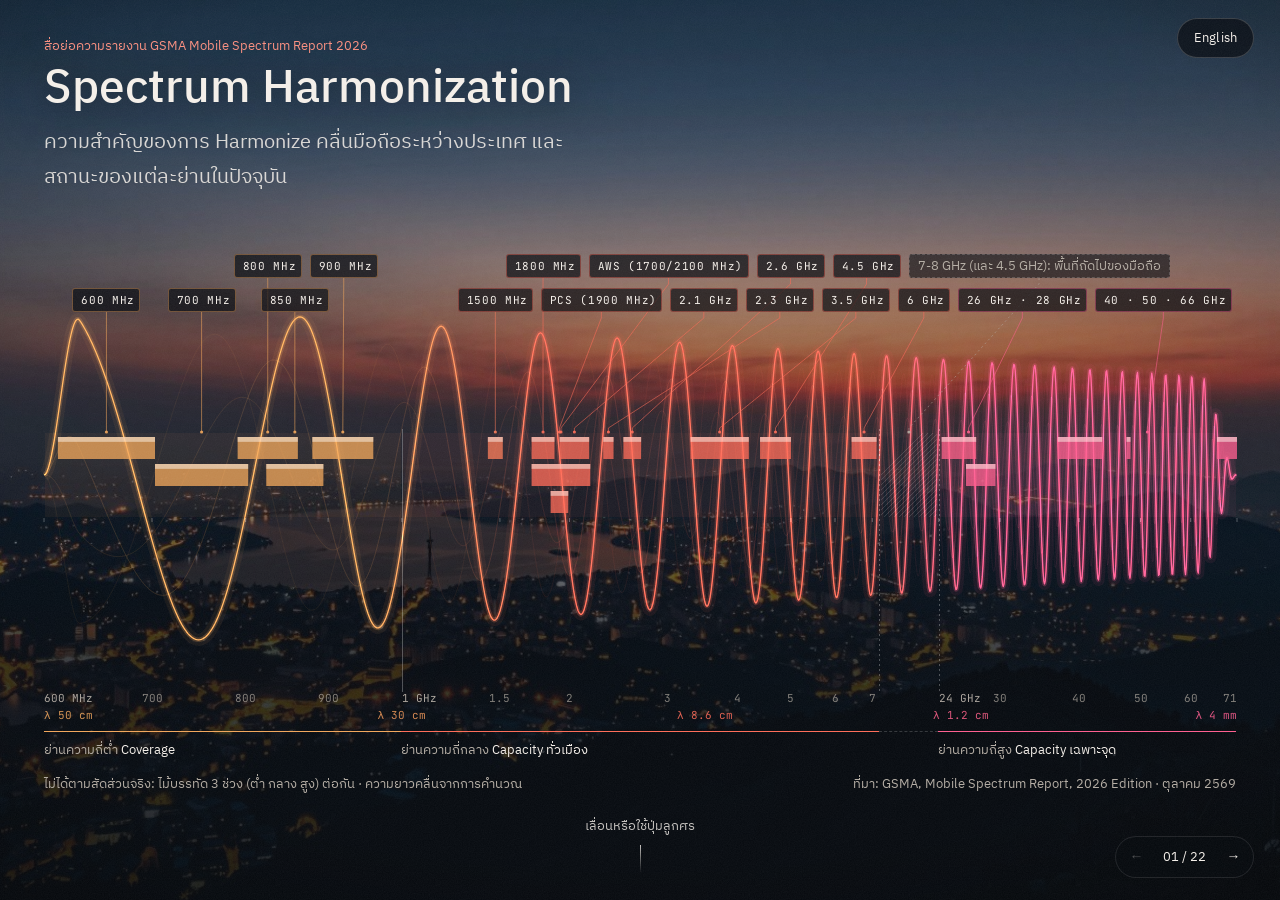
<file: spectrum-harmonization/index.html>
<!doctype html>
<html lang="th">
<head>
<meta charset="utf-8">
<meta name="viewport" content="width=device-width, initial-scale=1">
<meta name="color-scheme" content="dark">
<title>Spectrum Harmonization</title>
<link rel="stylesheet" href="lib/fonts.css">
<link rel="stylesheet" href="css/style.css">
<script>document.documentElement.classList.add('js');</script>
</head>
<body>
<!-- Fixed layers behind everything: two picture layers that cross-fade -->
<div class="bg" id="bg" aria-hidden="true"><div class="bg-layer"></div><div class="bg-layer"></div></div>

<button class="lang-switch" type="button" data-k="ui.toggle"></button>

<!-- The spectrum: big on the cover, a bar along the top everywhere else (drawn by js/spectrum.js) -->
<nav class="spectrum" id="spectrum" data-k-label="ui.bandNav"></nav>

<main id="views">
  <section class="view view-cover" id="cover" aria-labelledby="h-cover">
    <div class="cover-text">
      <noscript><p class="nojs" lang="en">Spectrum Harmonization: this page builds its text and maps with JavaScript. Please turn JavaScript on and reload.</p>
        <p class="nojs" lang="th">หน้านี้ต้องใช้ JavaScript เพื่อแสดงเนื้อหาและแผนที่ กรุณาเปิด JavaScript แล้วโหลดหน้านี้ใหม่</p></noscript>
      <p class="kicker rv" data-k="cover.kicker"></p>
      <h1 id="h-cover" class="rv" tabindex="-1" data-k="cover.title"></h1>
      <p class="subtitle rv" data-k="cover.subtitle"></p>
    </div>
    <div class="hero-slot" aria-hidden="true"></div>
    <div class="cover-panels rv" aria-hidden="true">
      <p class="cp-low"><span data-k="kinds.low.name"></span> <b data-k="kinds.low.role"></b></p>
      <p class="cp-mid"><span data-k="kinds.mid.name"></span> <b data-k="kinds.mid.role"></b></p>
      <p class="cp-gap"></p>
      <p class="cp-high"><span data-k="kinds.high.name"></span> <b data-k="kinds.high.role"></b></p>
    </div>
    <div class="cover-foot rv">
      <p class="notes-line"><span data-k="spectrum.scaleNote"></span> · <span data-k="spectrum.wavelengthNote"></span></p>
      <p class="source"><span data-k="cover.source"></span> · <span data-k="cover.date"></span></p>
    </div>
    <p class="cue" aria-hidden="true"><span data-k="ui.cue"></span></p>
  </section>

  <section class="view view-why" id="why" aria-labelledby="h-why">
    <div class="wrap">
      <header class="view-head">
        <h2 id="h-why" class="rv" tabindex="-1" data-k="why.title"></h2>
        <p class="lede rv" data-k="why.lede"></p>
      </header>
      <ol class="payoffs">
        <li class="rv"><span class="num">01</span><h3 data-k="why.p1.title"></h3><p data-k="why.p1.body"></p></li>
        <li class="rv"><span class="num">02</span><h3 data-k="why.p2.title"></h3><p data-k="why.p2.body"></p></li>
        <li class="rv"><span class="num">03</span><h3 data-k="why.p3.title"></h3><p data-k="why.p3.body"></p></li>
      </ol>
      <figure class="align-fig rv">
        <svg class="align-svg" viewBox="0 0 1200 120" preserveAspectRatio="none" aria-hidden="true"></svg>
        <figcaption data-k="why.figure.caption"></figcaption>
      </figure>
      <div class="stats" id="stats"></div>   <!-- two groups of three figures, built by js/app.js -->
    </div>
  </section>

  <section class="view view-kinds" id="kinds" aria-labelledby="h-kinds">
    <div class="wrap">
      <header class="view-head">
        <h2 id="h-kinds" class="rv" tabindex="-1" data-k="kinds.title"></h2>
        <p class="lede rv" data-k="kinds.lede"></p>
      </header>
      <div class="kinds" id="kind-panels"></div>
    </div>
  </section>

  <!-- 17 band pages are inserted here by js/app.js, from bands.json -->

  <section class="view view-next" id="next" aria-labelledby="h-next">
    <div class="wrap">
      <header class="view-head">
        <h2 id="h-next" class="rv" tabindex="-1" data-k="next.title"></h2>
        <p class="lede rv" data-k="next.lede"></p>
      </header>
      <ol class="facts">
        <li class="rv"><h3 data-k="next.f1.title"></h3><p data-k="next.f1.body"></p></li>
        <li class="rv"><h3 data-k="next.f2.title"></h3><p data-k="next.f2.body"></p></li>
        <li class="rv"><h3 data-k="next.f3.title"></h3><p data-k="next.f3.body"></p></li>
        <li class="rv"><h3 data-k="next.f4.title"></h3><p data-k="next.f4.body"></p></li>
      </ol>
      <div class="principles rv">
        <h3 data-k="principle.title"></h3>
        <p class="principle-lede" data-k="principle.lede"></p>
        <ol>
          <li data-k="principle.1"></li><li data-k="principle.2"></li><li data-k="principle.3"></li><li data-k="principle.4"></li>
        </ol>
        <p class="principle-note" data-k="principle.note"></p>
      </div>
    </div>
  </section>

  <section class="view view-index" id="index" aria-labelledby="h-index">
    <div class="wrap">
      <h2 id="h-index" tabindex="-1" data-k="index.title"></h2>
      <div class="table-wrap">
        <table class="band-table">
          <thead><tr>
            <th scope="col" data-k="index.col.band"></th><th scope="col" data-k="index.col.range"></th><th scope="col" data-k="index.col.group"></th>
            <th scope="col" data-k="index.col.gpp"></th><th scope="col" class="n" data-k="index.col.networks"></th><th scope="col" class="n" data-k="index.col.devices"></th>
            <th scope="col" data-k="index.col.harmonised"></th>
          </tr></thead>
          <tbody id="band-rows"></tbody>
        </table>
      </div>
      <div class="index-cols">
        <section><h3 data-k="gloss.title"></h3><dl class="gloss" id="gloss"></dl></section>
        <section><h3 data-k="notes.title"></h3><ul class="notes" id="notes"></ul>
          <h3 data-k="credits.title"></h3><ul class="credits" id="credits"></ul></section>
      </div>
    </div>
  </section>
</main>

<!-- One shared map + timeline panel for the band pages in the full-screen mode (js/map.js) -->
<div class="geo-stage" id="geo-stage" aria-hidden="true"></div>

<nav class="stepper" aria-label="steps">
  <button type="button" class="step-prev" data-k-label="ui.prev"><span aria-hidden="true">←</span></button>
  <span class="step-count" aria-hidden="true"></span>
  <button type="button" class="step-next" data-k-label="ui.next"><span aria-hidden="true">→</span></button>
</nav>
<p class="sr-only" id="live" aria-live="polite" aria-atomic="true"></p>
<div class="grain" aria-hidden="true"></div>
<div class="vignette" aria-hidden="true"></div>

<script defer src="lib/d3.min.js"></script>
<script defer src="js/spectrum.js"></script>
<script defer src="js/map.js"></script>
<script defer src="js/app.js"></script>
</body>
</html>
</file>
<file: ep01-data-centers/lib/fonts.css>
/* Local copies of Google Fonts (SIL Open Font License 1.1): Funnel Display, IBM Plex Sans, IBM Plex Sans Thai, JetBrains Mono. */
/* latin */
@font-face {
  font-family: 'Funnel Display';
  font-style: normal;
  font-weight: 400;
  font-display: swap;
  src: url(fonts/FunnelDisplay-400-latin.woff2) format('woff2');
  unicode-range: U+0000-00FF, U+0131, U+0152-0153, U+02BB-02BC, U+02C6, U+02DA, U+02DC, U+0304, U+0308, U+0329, U+2000-206F, U+20AC, U+2122, U+2191, U+2193, U+2212, U+2215, U+FEFF, U+FFFD;
}
/* latin */
@font-face {
  font-family: 'Funnel Display';
  font-style: normal;
  font-weight: 500;
  font-display: swap;
  src: url(fonts/FunnelDisplay-400-latin.woff2) format('woff2');
  unicode-range: U+0000-00FF, U+0131, U+0152-0153, U+02BB-02BC, U+02C6, U+02DA, U+02DC, U+0304, U+0308, U+0329, U+2000-206F, U+20AC, U+2122, U+2191, U+2193, U+2212, U+2215, U+FEFF, U+FFFD;
}
/* latin */
@font-face {
  font-family: 'IBM Plex Sans';
  font-style: normal;
  font-weight: 400;
  font-stretch: 100%;
  font-display: swap;
  src: url(fonts/IBMPlexSans-400-latin.woff2) format('woff2');
  unicode-range: U+0000-00FF, U+0131, U+0152-0153, U+02BB-02BC, U+02C6, U+02DA, U+02DC, U+0304, U+0308, U+0329, U+2000-206F, U+20AC, U+2122, U+2191, U+2193, U+2212, U+2215, U+FEFF, U+FFFD;
}
/* latin */
@font-face {
  font-family: 'IBM Plex Sans';
  font-style: normal;
  font-weight: 500;
  font-stretch: 100%;
  font-display: swap;
  src: url(fonts/IBMPlexSans-400-latin.woff2) format('woff2');
  unicode-range: U+0000-00FF, U+0131, U+0152-0153, U+02BB-02BC, U+02C6, U+02DA, U+02DC, U+0304, U+0308, U+0329, U+2000-206F, U+20AC, U+2122, U+2191, U+2193, U+2212, U+2215, U+FEFF, U+FFFD;
}
/* latin */
@font-face {
  font-family: 'IBM Plex Sans';
  font-style: normal;
  font-weight: 600;
  font-stretch: 100%;
  font-display: swap;
  src: url(fonts/IBMPlexSans-400-latin.woff2) format('woff2');
  unicode-range: U+0000-00FF, U+0131, U+0152-0153, U+02BB-02BC, U+02C6, U+02DA, U+02DC, U+0304, U+0308, U+0329, U+2000-206F, U+20AC, U+2122, U+2191, U+2193, U+2212, U+2215, U+FEFF, U+FFFD;
}
/* thai */
@font-face {
  font-family: 'IBM Plex Sans Thai';
  font-style: normal;
  font-weight: 400;
  font-display: swap;
  src: url(fonts/IBMPlexSansThai-400-thai.woff2) format('woff2');
  unicode-range: U+02D7, U+0303, U+0331, U+0E01-0E5B, U+200C-200D, U+25CC;
}
/* latin */
@font-face {
  font-family: 'IBM Plex Sans Thai';
  font-style: normal;
  font-weight: 400;
  font-display: swap;
  src: url(fonts/IBMPlexSansThai-400-latin.woff2) format('woff2');
  unicode-range: U+0000-00FF, U+0131, U+0152-0153, U+02BB-02BC, U+02C6, U+02DA, U+02DC, U+0304, U+0308, U+0329, U+2000-206F, U+20AC, U+2122, U+2191, U+2193, U+2212, U+2215, U+FEFF, U+FFFD;
}
/* thai */
@font-face {
  font-family: 'IBM Plex Sans Thai';
  font-style: normal;
  font-weight: 500;
  font-display: swap;
  src: url(fonts/IBMPlexSansThai-500-thai.woff2) format('woff2');
  unicode-range: U+02D7, U+0303, U+0331, U+0E01-0E5B, U+200C-200D, U+25CC;
}
/* latin */
@font-face {
  font-family: 'IBM Plex Sans Thai';
  font-style: normal;
  font-weight: 500;
  font-display: swap;
  src: url(fonts/IBMPlexSansThai-500-latin.woff2) format('woff2');
  unicode-range: U+0000-00FF, U+0131, U+0152-0153, U+02BB-02BC, U+02C6, U+02DA, U+02DC, U+0304, U+0308, U+0329, U+2000-206F, U+20AC, U+2122, U+2191, U+2193, U+2212, U+2215, U+FEFF, U+FFFD;
}
/* thai */
@font-face {
  font-family: 'IBM Plex Sans Thai';
  font-style: normal;
  font-weight: 600;
  font-display: swap;
  src: url(fonts/IBMPlexSansThai-600-thai.woff2) format('woff2');
  unicode-range: U+02D7, U+0303, U+0331, U+0E01-0E5B, U+200C-200D, U+25CC;
}
/* latin */
@font-face {
  font-family: 'IBM Plex Sans Thai';
  font-style: normal;
  font-weight: 600;
  font-display: swap;
  src: url(fonts/IBMPlexSansThai-600-latin.woff2) format('woff2');
  unicode-range: U+0000-00FF, U+0131, U+0152-0153, U+02BB-02BC, U+02C6, U+02DA, U+02DC, U+0304, U+0308, U+0329, U+2000-206F, U+20AC, U+2122, U+2191, U+2193, U+2212, U+2215, U+FEFF, U+FFFD;
}
/* latin */
@font-face {
  font-family: 'JetBrains Mono';
  font-style: normal;
  font-weight: 400;
  font-display: swap;
  src: url(fonts/JetBrainsMono-400-latin.woff2) format('woff2');
  unicode-range: U+0000-00FF, U+0131, U+0152-0153, U+02BB-02BC, U+02C6, U+02DA, U+02DC, U+0304, U+0308, U+0329, U+2000-206F, U+20AC, U+2122, U+2191, U+2193, U+2212, U+2215, U+FEFF, U+FFFD;
}
/* latin */
@font-face {
  font-family: 'JetBrains Mono';
  font-style: normal;
  font-weight: 500;
  font-display: swap;
  src: url(fonts/JetBrainsMono-400-latin.woff2) format('woff2');
  unicode-range: U+0000-00FF, U+0131, U+0152-0153, U+02BB-02BC, U+02C6, U+02DA, U+02DC, U+0304, U+0308, U+0329, U+2000-206F, U+20AC, U+2122, U+2191, U+2193, U+2212, U+2215, U+FEFF, U+FFFD;
}
</file>
<file: spectrum-harmonization/lib/fonts.css>
/* Local copies of Google Fonts (SIL Open Font License 1.1): Funnel Display, IBM Plex Sans, IBM Plex Sans Thai, JetBrains Mono, Instrument Serif. */
/* latin */
@font-face {
  font-family: 'Funnel Display';
  font-style: normal;
  font-weight: 400;
  font-display: swap;
  src: url(fonts/FunnelDisplay-400-latin.woff2) format('woff2');
  unicode-range: U+0000-00FF, U+0131, U+0152-0153, U+02BB-02BC, U+02C6, U+02DA, U+02DC, U+0304, U+0308, U+0329, U+2000-206F, U+20AC, U+2122, U+2191, U+2193, U+2212, U+2215, U+FEFF, U+FFFD;
}
/* latin */
@font-face {
  font-family: 'Funnel Display';
  font-style: normal;
  font-weight: 500;
  font-display: swap;
  src: url(fonts/FunnelDisplay-400-latin.woff2) format('woff2');
  unicode-range: U+0000-00FF, U+0131, U+0152-0153, U+02BB-02BC, U+02C6, U+02DA, U+02DC, U+0304, U+0308, U+0329, U+2000-206F, U+20AC, U+2122, U+2191, U+2193, U+2212, U+2215, U+FEFF, U+FFFD;
}
/* latin */
@font-face {
  font-family: 'IBM Plex Sans';
  font-style: normal;
  font-weight: 400;
  font-stretch: 100%;
  font-display: swap;
  src: url(fonts/IBMPlexSans-400-latin.woff2) format('woff2');
  unicode-range: U+0000-00FF, U+0131, U+0152-0153, U+02BB-02BC, U+02C6, U+02DA, U+02DC, U+0304, U+0308, U+0329, U+2000-206F, U+20AC, U+2122, U+2191, U+2193, U+2212, U+2215, U+FEFF, U+FFFD;
}
/* latin */
@font-face {
  font-family: 'IBM Plex Sans';
  font-style: normal;
  font-weight: 500;
  font-stretch: 100%;
  font-display: swap;
  src: url(fonts/IBMPlexSans-400-latin.woff2) format('woff2');
  unicode-range: U+0000-00FF, U+0131, U+0152-0153, U+02BB-02BC, U+02C6, U+02DA, U+02DC, U+0304, U+0308, U+0329, U+2000-206F, U+20AC, U+2122, U+2191, U+2193, U+2212, U+2215, U+FEFF, U+FFFD;
}
/* latin */
@font-face {
  font-family: 'IBM Plex Sans';
  font-style: normal;
  font-weight: 600;
  font-stretch: 100%;
  font-display: swap;
  src: url(fonts/IBMPlexSans-400-latin.woff2) format('woff2');
  unicode-range: U+0000-00FF, U+0131, U+0152-0153, U+02BB-02BC, U+02C6, U+02DA, U+02DC, U+0304, U+0308, U+0329, U+2000-206F, U+20AC, U+2122, U+2191, U+2193, U+2212, U+2215, U+FEFF, U+FFFD;
}
/* thai */
@font-face {
  font-family: 'IBM Plex Sans Thai';
  font-style: normal;
  font-weight: 400;
  font-display: swap;
  src: url(fonts/IBMPlexSansThai-400-thai.woff2) format('woff2');
  unicode-range: U+02D7, U+0303, U+0331, U+0E01-0E5B, U+200C-200D, U+25CC;
}
/* latin */
@font-face {
  font-family: 'IBM Plex Sans Thai';
  font-style: normal;
  font-weight: 400;
  font-display: swap;
  src: url(fonts/IBMPlexSansThai-400-latin.woff2) format('woff2');
  unicode-range: U+0000-00FF, U+0131, U+0152-0153, U+02BB-02BC, U+02C6, U+02DA, U+02DC, U+0304, U+0308, U+0329, U+2000-206F, U+20AC, U+2122, U+2191, U+2193, U+2212, U+2215, U+FEFF, U+FFFD;
}
/* thai */
@font-face {
  font-family: 'IBM Plex Sans Thai';
  font-style: normal;
  font-weight: 500;
  font-display: swap;
  src: url(fonts/IBMPlexSansThai-500-thai.woff2) format('woff2');
  unicode-range: U+02D7, U+0303, U+0331, U+0E01-0E5B, U+200C-200D, U+25CC;
}
/* latin */
@font-face {
  font-family: 'IBM Plex Sans Thai';
  font-style: normal;
  font-weight: 500;
  font-display: swap;
  src: url(fonts/IBMPlexSansThai-500-latin.woff2) format('woff2');
  unicode-range: U+0000-00FF, U+0131, U+0152-0153, U+02BB-02BC, U+02C6, U+02DA, U+02DC, U+0304, U+0308, U+0329, U+2000-206F, U+20AC, U+2122, U+2191, U+2193, U+2212, U+2215, U+FEFF, U+FFFD;
}
/* thai */
@font-face {
  font-family: 'IBM Plex Sans Thai';
  font-style: normal;
  font-weight: 600;
  font-display: swap;
  src: url(fonts/IBMPlexSansThai-600-thai.woff2) format('woff2');
  unicode-range: U+02D7, U+0303, U+0331, U+0E01-0E5B, U+200C-200D, U+25CC;
}
/* latin */
@font-face {
  font-family: 'IBM Plex Sans Thai';
  font-style: normal;
  font-weight: 600;
  font-display: swap;
  src: url(fonts/IBMPlexSansThai-600-latin.woff2) format('woff2');
  unicode-range: U+0000-00FF, U+0131, U+0152-0153, U+02BB-02BC, U+02C6, U+02DA, U+02DC, U+0304, U+0308, U+0329, U+2000-206F, U+20AC, U+2122, U+2191, U+2193, U+2212, U+2215, U+FEFF, U+FFFD;
}
/* latin */
@font-face {
  font-family: 'JetBrains Mono';
  font-style: normal;
  font-weight: 400;
  font-display: swap;
  src: url(fonts/JetBrainsMono-400-latin.woff2) format('woff2');
  unicode-range: U+0000-00FF, U+0131, U+0152-0153, U+02BB-02BC, U+02C6, U+02DA, U+02DC, U+0304, U+0308, U+0329, U+2000-206F, U+20AC, U+2122, U+2191, U+2193, U+2212, U+2215, U+FEFF, U+FFFD;
}
/* latin */
@font-face {
  font-family: 'JetBrains Mono';
  font-style: normal;
  font-weight: 500;
  font-display: swap;
  src: url(fonts/JetBrainsMono-400-latin.woff2) format('woff2');
  unicode-range: U+0000-00FF, U+0131, U+0152-0153, U+02BB-02BC, U+02C6, U+02DA, U+02DC, U+0304, U+0308, U+0329, U+2000-206F, U+20AC, U+2122, U+2191, U+2193, U+2212, U+2215, U+FEFF, U+FFFD;
}
/* Instrument Serif (SIL Open Font License 1.1), English display titles. Latin only; Thai titles use IBM Plex Sans Thai. */
@font-face {
  font-family: 'Instrument Serif';
  font-style: normal;
  font-weight: 400;
  font-display: swap;
  src: url(fonts/InstrumentSerif-400-latin.woff2) format('woff2');
  unicode-range: U+0000-00FF, U+0131, U+0152-0153, U+02BB-02BC, U+02C6, U+02DA, U+02DC, U+0304, U+0308, U+0329, U+2000-206F, U+20AC, U+2122, U+2191, U+2193, U+2212, U+2215, U+FEFF, U+FFFD;
}
@font-face {
  font-family: 'Instrument Serif';
  font-style: italic;
  font-weight: 400;
  font-display: swap;
  src: url(fonts/InstrumentSerif-400i-latin.woff2) format('woff2');
  unicode-range: U+0000-00FF, U+0131, U+0152-0153, U+02BB-02BC, U+02C6, U+02DA, U+02DC, U+0304, U+0308, U+0329, U+2000-206F, U+20AC, U+2122, U+2191, U+2193, U+2212, U+2215, U+FEFF, U+FFFD;
}
</file>
<file: spectrum-harmonization/css/style.css>
/* Spectrum Harmonization. Palette lives here only (js/spectrum.js and js/map.js read these variables).
   Default rules = the plain scrolling page (phones, small windows, print, or if a script fails).
   html.deck rules = the full-screen, one-step-per-scroll version for laptops and desktops. */
:root {
  --bg: #070b10;
  --raised: #0f151c;
  --scrim: #1b1917;
  --hair: rgba(255, 255, 255, .10);
  --hair2: rgba(255, 255, 255, .18);
  --text: #f4efe9;
  --muted: #b3aca3;
  --low: #f2a65a;
  --mid: #ff6b57;
  --high: #ff5d8f;
  --low-glow: rgba(242, 166, 90, .45);
  --mid-glow: rgba(255, 107, 87, .45);
  --high-glow: rgba(255, 93, 143, .45);
  /* Map groups (bands with "mapGroups" in bands.json): four fills taken from the page's own palette, read by .sw-g1.. below and by js/map.js.
     amber (low), rose (high), cream (text), and a darker step of coral (mid); the groups differ in hue or in lightness. */
  --map-g1: var(--low);
  --map-g2: var(--high);
  --map-g3: var(--text);
  --map-g4: color-mix(in srgb, var(--mid) 72%, var(--bg));
  --ease: cubic-bezier(.16, 1, .3, 1);
  --font-display: "Instrument Serif", "IBM Plex Sans Thai", Georgia, serif;
  --font-body: "IBM Plex Sans", "IBM Plex Sans Thai", system-ui, sans-serif;
  --font-mono: "JetBrains Mono", "IBM Plex Sans Thai", ui-monospace, monospace;
  --bar: 76px;
  --pad: clamp(16px, 3.4vw, 64px);
  --sp-right: 0px;            /* room the spectrum bar leaves on its right for the language switch */
  --g: var(--mid);            /* colour of the current group; set per band page */
  --g-glow: var(--mid-glow);
  --glass: rgba(9, 13, 18, .78);   /* text panels over pictures: dark enough for 7:1 body text on the brightest image */
}
html:lang(th) {
  --font-display: "IBM Plex Sans Thai", sans-serif;
  --font-body: "IBM Plex Sans Thai", "IBM Plex Sans", sans-serif;
}
[data-group=low] { --g: var(--low); --g-glow: var(--low-glow); }
[data-group=mid] { --g: var(--mid); --g-glow: var(--mid-glow); }
[data-group=high] { --g: var(--high); --g-glow: var(--high-glow); }

* { box-sizing: border-box; }
html { font-size: 16px; background: var(--bg); color: var(--text); font-family: var(--font-body); -webkit-text-size-adjust: 100%; }
html:lang(th) { font-size: 17px; }
body { margin: 0; line-height: 1.6; background: var(--bg); overflow-x: hidden; }
html:lang(th) body { line-height: 1.75; }
h1, h2, h3, p, ol, ul, dl, dd, figure { margin: 0; }
ol, ul { padding: 0; list-style: none; }
a { color: inherit; }
button { font: inherit; color: inherit; }
:focus-visible { outline: 2px solid var(--text); outline-offset: 2px; }
[tabindex="-1"]:focus { outline: none; }
.sr-only { position: absolute; width: 1px; height: 1px; overflow: hidden; clip: rect(0 0 0 0); white-space: nowrap; }
h1, h2 { font-family: var(--font-display); font-weight: 400; letter-spacing: -.015em; line-height: .98; text-wrap: balance; }
html:lang(th) h1, html:lang(th) h2 { font-weight: 500; letter-spacing: 0; line-height: 1.32; }
p { text-wrap: pretty; }

/* Small mono labels: kickers, section heads, axis words */
.kicker, .sec h3, .geo-plain h3, .payoffs .num, .fig dt, .stat dt, .facts h3, .principles h3, .index-cols h3, .kind-role, .kind-fact, .source, .notes-line, .cue, .step-count, .range, .plan figcaption {
  font-family: var(--font-mono); font-size: .7rem; font-weight: 400; letter-spacing: .14em; text-transform: uppercase; color: var(--muted); line-height: 1.5;
}
html:lang(th) :is(.kicker, .sec h3, .geo-plain h3, .fig dt, .stat dt, .facts h3, .principles h3, .index-cols h3, .kind-role, .kind-fact, .source, .notes-line, .cue) {
  font-family: var(--font-body); font-size: .76rem; letter-spacing: 0; text-transform: none; line-height: 1.6;
}
.kicker { color: color-mix(in srgb, var(--g) 72%, var(--text)); }   /* group colour, lifted so it reads on the pictures */

/* ---------- Fixed chrome ---------- */
.lang-switch { position: fixed; z-index: 40; top: 14px; right: 16px; min-height: 40px; padding: 0 16px; border: 1px solid var(--hair2); border-radius: 999px;
  background: rgba(7, 11, 16, .72); -webkit-backdrop-filter: blur(10px); backdrop-filter: blur(10px); cursor: pointer;
  font-family: var(--font-body); font-size: .8rem; letter-spacing: .02em; transition: border-color .3s, background .3s; }
.lang-switch:hover { border-color: var(--mid); background: rgba(255, 107, 87, .12); }
.stepper, .cue { display: none; }
.grain { position: fixed; inset: -50%; z-index: 60; pointer-events: none; opacity: .05;
  background-image: url("data:image/svg+xml,%3Csvg xmlns='http://www.w3.org/2000/svg' width='160' height='160'%3E%3Cfilter id='n'%3E%3CfeTurbulence type='fractalNoise' baseFrequency='.85' numOctaves='3' stitchTiles='stitch'/%3E%3CfeColorMatrix values='0 0 0 0 1 0 0 0 0 1 0 0 0 0 1 0 0 0 1 0'/%3E%3C/filter%3E%3Crect width='100%25' height='100%25' filter='url(%23n)'/%3E%3C/svg%3E"); }
.vignette { position: fixed; inset: 0; z-index: 1; pointer-events: none; background: radial-gradient(ellipse 120% 90% at 50% 45%, transparent 55%, rgba(0, 0, 0, .55) 100%); }
.bg { display: none; }
.geo-stage { display: none; }

/* ---------- Spectrum bar (scrolling page: sticky at the top) ---------- */
.spectrum { position: sticky; top: 0; z-index: 30; height: var(--bar); background: rgba(7, 11, 16, .9); border-bottom: 1px solid var(--hair);
  -webkit-backdrop-filter: blur(12px); backdrop-filter: blur(12px); --sp-right: 108px; }
.spectrum canvas { position: absolute; inset: 0; width: 100%; height: 100%; display: block; pointer-events: none; }
.sp-btn { position: absolute; padding: 0; border: 0; background: transparent; cursor: pointer; border-radius: 3px; }
.sp-btn .sp-lab { position: absolute; left: 50%; bottom: calc(100% + 4px); transform: translateX(-50%); white-space: nowrap; pointer-events: none;
  font-family: var(--font-mono); font-size: 10.5px; letter-spacing: .06em; color: var(--text); padding: 2px 7px; border-radius: 3px;
  background: rgba(7, 11, 16, .86); border: 1px solid var(--hair2); opacity: 0; transition: opacity .25s; }
.sp-btn:hover .sp-lab, .sp-btn:focus-visible .sp-lab, .sp-btn[aria-current] .sp-lab { opacity: 1; }
.sp-btn[aria-current] .sp-lab { border-color: color-mix(in srgb, var(--g) 70%, transparent); color: var(--text); box-shadow: 0 0 14px -2px var(--g-glow); }
.spectrum:not(.sp-is-hero) .sp-lab { bottom: calc(100% + 1px); line-height: 12px; font-size: 10px; padding: 1px 6px; }
/* Cover: every page label visible, fanned out over the axis */
.spectrum.sp-is-hero .sp-btn .sp-lab { position: static; display: block; transform: none; opacity: 1; height: 24px; line-height: 22px; padding: 0 8px;
  font-size: 10.5px; background: rgba(7, 11, 16, .7); border-color: color-mix(in srgb, var(--g) 40%, transparent); transition: border-color .3s, background .3s, box-shadow .3s; }
.spectrum.sp-is-hero .sp-btn:hover .sp-lab, .spectrum.sp-is-hero .sp-btn:focus-visible .sp-lab { border-color: var(--g); background: color-mix(in srgb, var(--g) 22%, rgba(7, 11, 16, .8)); box-shadow: 0 0 18px -4px var(--g-glow); }
.sp-gaplab { position: absolute; height: 24px; line-height: 22px; padding: 0 8px; white-space: nowrap; pointer-events: none; font-family: var(--font-mono); font-size: 10px;
  letter-spacing: .04em; color: var(--muted); border: 1px dashed var(--hair2); border-radius: 3px; background: rgba(7, 11, 16, .6); opacity: 0; }
html:lang(th) .sp-gaplab { font-family: var(--font-body); font-size: 11px; letter-spacing: 0; }
.sp-btn:focus-visible { outline: 2px solid var(--text); outline-offset: 2px; }
.sp-home { position: absolute; left: 10px; top: 50%; width: 40px; height: 40px; margin-top: -20px; border: 1px solid var(--hair2); border-radius: 50%;
  background: rgba(7, 11, 16, .6); cursor: pointer; display: grid; place-items: center; transition: opacity .6s var(--ease), border-color .3s; }
.sp-home:hover { border-color: var(--mid); }
.sp-home svg { width: 18px; height: 18px; }
.sp-panel { position: absolute; border: 1px solid transparent; background: transparent; border-radius: 4px; cursor: pointer; opacity: 0; pointer-events: none; visibility: hidden; transition: opacity .5s, visibility 0s .5s; }   /* hidden = out of the tab order too */
@media (max-width: 640px) {
  .spectrum { --sp-right: 0px; }
  .lang-switch { top: auto; bottom: 14px; }
}

/* ---------- Views as a plain document ---------- */
.view { position: relative; z-index: 2; padding: clamp(56px, 10vh, 120px) var(--pad); scroll-margin-top: var(--bar); border-top: 1px solid var(--hair); }
.wrap { max-width: 1240px; margin: 0 auto; }
.view-head { max-width: 52rem; margin-bottom: clamp(24px, 5vh, 56px); }
.view-head h2 { font-size: clamp(2.4rem, 5.4vw, 5.2rem); margin-bottom: .3em; }
html:lang(th) .view-head h2 { font-size: clamp(1.9rem, 3.8vw, 3.6rem); }
.lede { font-size: 1.08rem; color: var(--muted); max-width: 44rem; }

/* Cover */
.view-cover { border-top: 0; min-height: 88vh; display: flex; flex-direction: column; justify-content: center; gap: 1.4rem;
  background: radial-gradient(ellipse 70% 55% at 68% 72%, rgba(255, 107, 87, .26), transparent 70%), linear-gradient(180deg, #0b1016, var(--bg)); }
.view-cover.has-img { background: linear-gradient(180deg, rgba(7, 11, 16, .55), rgba(7, 11, 16, .78) 60%, var(--bg)), url("../images/cover.jpg") 62% 70% / cover; }
.view-cover h1 { font-size: clamp(3.2rem, 12vw, 8.4rem); margin: .1em 0 .15em; text-shadow: 0 2px 40px rgba(0, 0, 0, .6); }
html:lang(th) .view-cover h1 { font-size: clamp(2.3rem, 8vw, 5.6rem); }
.view-cover .subtitle { font-size: clamp(1.05rem, 1.6vw, 1.45rem); color: var(--text); opacity: .86; max-width: 40rem; }
.cover-panels { display: grid; gap: .4rem; margin-top: 1rem; }
.cover-panels p { font-family: var(--font-mono); font-size: .72rem; letter-spacing: .1em; text-transform: uppercase; color: var(--muted); border-top: 1px solid var(--hair2); padding-top: .5rem; }
html:lang(th) .cover-panels p { font-family: var(--font-body); text-transform: none; letter-spacing: 0; font-size: .8rem; }
.cover-panels b { font-weight: 400; color: var(--text); }
.cp-low { --c: var(--low); } .cp-mid { --c: var(--mid); } .cp-high { --c: var(--high); }
.cover-panels p:not(.cp-gap) { border-top-color: var(--c); }
.cover-panels .cp-gap { display: none; }
.cover-foot { display: grid; gap: .3rem; margin-top: 1.4rem; }
.hero-slot { display: none; }

/* Why */
.payoffs { display: grid; gap: clamp(18px, 2.4vw, 40px); grid-template-columns: repeat(auto-fit, minmax(240px, 1fr)); }
.payoffs li { border-top: 1px solid var(--hair2); padding-top: 1rem; }
.payoffs .num { color: var(--mid); display: block; margin-bottom: .6rem; }
.payoffs h3 { font-family: var(--font-display); font-weight: 400; font-size: clamp(1.45rem, 2.1vw, 2.1rem); line-height: 1.08; margin-bottom: .5rem; }
html:lang(th) .payoffs h3 { font-weight: 500; font-size: clamp(1.1rem, 1.5vw, 1.45rem); line-height: 1.45; }
.payoffs p { color: var(--muted); font-size: .95rem; }
.align-fig { margin: clamp(24px, 5vh, 56px) 0 clamp(16px, 3vh, 36px); }
.align-svg { display: block; width: 100%; height: clamp(70px, 13vh, 130px); overflow: visible; }
.align-fig figcaption { font-family: var(--font-mono); font-size: .68rem; letter-spacing: .14em; text-transform: uppercase; color: var(--muted); text-align: center; margin-top: .4rem; }
html:lang(th) .align-fig figcaption { font-family: var(--font-body); text-transform: none; letter-spacing: 0; font-size: .78rem; }
.frag { transform: translate(var(--dx), var(--dy)); opacity: .4; transition: transform 1.6s var(--ease), opacity 1.6s var(--ease); transition-delay: calc(var(--i) * 110ms); }
.aligned .frag, html:not(.deck) .frag { transform: none; opacity: 1; }
.frag-line { fill: none; stroke: url(#align-grad); stroke-width: 2; vector-effect: non-scaling-stroke; stroke-linecap: round; }
.frag-glow { fill: none; stroke: url(#align-grad); stroke-width: 10; opacity: .22; vector-effect: non-scaling-stroke; stroke-linecap: round; filter: blur(4px); }
/* Six figures in two groups of three (js/app.js): people, money and 5G; then the three shares of the world's population */
.stats { display: grid; grid-template-columns: repeat(auto-fit, minmax(min(100%, 330px), 1fr)); gap: clamp(10px, 1.6vw, 24px); }
.stat-set { display: grid; grid-template-columns: repeat(auto-fit, minmax(105px, 1fr)); gap: 1px; background: var(--hair); border: 1px solid var(--hair); margin: 0; }
.stat { background: var(--bg); padding: 1rem 1.1rem; display: flex; flex-direction: column; gap: .35rem; }
.stat dd { font-family: var(--font-display); font-size: clamp(2rem, 3.6vw, 3.6rem); line-height: 1; color: var(--text); text-shadow: 0 0 30px var(--mid-glow); }
html:lang(th) .stat dd { font-size: clamp(1.6rem, 2.8vw, 2.8rem); line-height: 1.2; }
.stat dt { text-transform: none; letter-spacing: .02em; font-family: var(--font-body); font-size: .8rem; }

/* Kinds */
.kinds { display: grid; gap: 14px; grid-template-columns: repeat(auto-fit, minmax(260px, 1fr)); }
.kind { position: relative; display: flex; min-height: 340px; text-decoration: none; border: 1px solid var(--hair); overflow: hidden; isolation: isolate;
  background: radial-gradient(ellipse 90% 70% at 50% 100%, color-mix(in srgb, var(--g) 34%, transparent), transparent 70%), var(--raised);
  transition: border-color .5s var(--ease), box-shadow .5s var(--ease), transform .6s var(--ease); }
.kind-bg { position: absolute; inset: 0; z-index: -1; background-size: cover; background-position: center; opacity: 0; transform: scale(1.06); transition: opacity 1.1s, transform 1.4s var(--ease); }
.kind-bg.has-img { opacity: 1; }
.kind::after { content: ""; position: absolute; inset: 0; z-index: -1; background: linear-gradient(180deg, rgba(7, 11, 16, .2) 0%, rgba(7, 11, 16, .7) 45%, rgba(7, 11, 16, .95) 100%); }
.kind:hover, .kind:focus-visible { border-color: var(--g); box-shadow: 0 0 60px -20px var(--g-glow), inset 0 0 0 1px var(--g); }
.kind:hover .kind-bg { transform: scale(1); }
.kind-body { margin-top: auto; padding: 1.4rem; display: flex; flex-direction: column; gap: .55rem; }
.kind-role { color: var(--g); }
.kind-name { font-family: var(--font-display); font-size: clamp(2rem, 3.4vw, 3.4rem); line-height: 1; }
html:lang(th) .kind-name { font-weight: 500; font-size: clamp(1.5rem, 2.4vw, 2.4rem); line-height: 1.3; }
.kind-text { color: var(--muted); font-size: .95rem; }
.kind-fact { color: var(--text); }
.kind-bands { display: flex; flex-wrap: wrap; gap: 4px; margin-top: .3rem; }
.kind-bands span { font-family: var(--font-mono); font-size: .66rem; padding: 2px 7px; border: 1px solid color-mix(in srgb, var(--g) 45%, transparent); border-radius: 999px; color: var(--text); }

/* Band pages */
.view-band { isolation: isolate; overflow: hidden; }
.band-bg { position: absolute; inset: 0; z-index: -1; background-size: cover; background-position: center;
  background-image: radial-gradient(ellipse 80% 60% at 85% 30%, color-mix(in srgb, var(--g) 28%, transparent), transparent 70%), linear-gradient(180deg, var(--raised), var(--bg)); }
.band-bg::after { content: ""; position: absolute; inset: 0; background: linear-gradient(180deg, rgba(7, 11, 16, .55), rgba(7, 11, 16, .88) 40%, var(--bg)); }
.band-inner { display: grid; gap: 28px; max-width: 1240px; margin: 0 auto; }
.band-text { display: flex; flex-direction: column; gap: 14px; min-width: 0; }
.view-band h2 { font-size: clamp(2.8rem, 6vw, 6.4rem); text-shadow: 0 0 50px var(--g-glow); }
html:lang(th) .view-band h2 { font-size: clamp(2rem, 4vw, 4rem); }
.view-band .lede { color: var(--text); opacity: .88; font-size: 1.05rem; max-width: 40rem; }
.bcards { display: grid; gap: 10px; }
.bcard { min-width: 0; padding: 12px 14px; background: rgba(15, 21, 28, .55); border: 1px solid var(--hair); border-radius: 6px;
  -webkit-backdrop-filter: blur(14px); backdrop-filter: blur(14px); display: grid; gap: 8px; }
.bcard header { display: flex; flex-wrap: wrap; align-items: baseline; gap: 4px 12px; }
.bcard h3 { font-family: var(--font-mono); font-weight: 400; font-size: .95rem; color: var(--g); letter-spacing: .02em; }
.bcard .range { letter-spacing: .04em; text-transform: none; color: var(--text); opacity: .8; }
.chips { display: flex; flex-wrap: wrap; gap: 4px; align-items: flex-start; align-content: flex-start; align-self: start; }
.chip { font-family: var(--font-mono); font-size: max(11px, .64rem); line-height: 1.2; padding: 2px 7px; border-radius: 999px; border: 1px solid var(--hair2); color: var(--text); white-space: nowrap; }
html:lang(th) .chip { font-family: var(--font-body); font-size: 13px; line-height: 1.3; padding: 1px 8px; }
.chip.gen { border-color: color-mix(in srgb, var(--g) 55%, transparent); color: var(--g); }
.chip.fut { border-style: dashed; }
.chip.wl { order: 2; margin-left: auto; align-self: center; border-style: dashed; color: var(--muted); cursor: help; }
.bcard header .range { order: 1; }
.bcards:is(.n2, .n3) .bcard header .range { order: 3; flex-basis: 100%; }   /* narrow cards: name and λ on one line, range under them */
.chip.wl sup { font-size: 1em; line-height: 0; margin-left: 1px; vertical-align: .3em; }
.plans { display: grid; gap: 2px; }
.plan { display: grid; grid-template-columns: 4.6rem 1fr; align-items: start; gap: 8px; }
.plan figcaption { padding-top: 5px; letter-spacing: .04em; text-transform: none; overflow-wrap: anywhere; line-height: 1.25; font-size: .62rem; }
.plans:not(.labelled) .plan, .bcards:is(.n2, .n3) .plan { grid-template-columns: 1fr; gap: 0; }
.bcards:is(.n2, .n3) .plan figcaption { padding-top: 0; }
.bcards:is(.n2, .n3) .plan figcaption:empty { display: none; }
.bcards.n2 .plans.labelled .plan { grid-template-columns: 5.6rem 1fr; gap: 6px; }   /* short row names (a frequency range, FDD, TDD) beside their diagram, not above */
.bcards.n2 .plans.labelled .plan figcaption { padding-top: 4px; }
.plan-svg { display: block; overflow: visible; }
.plan-base { stroke: var(--hair2); stroke-width: 1; }
.plan-gap { stroke: var(--muted); stroke-width: 1; stroke-dasharray: 2 3; opacity: .7; }
.blk { stroke: var(--g); stroke-width: 1; rx: 2; }
.blk.k-uplink { fill: color-mix(in srgb, var(--g) 78%, transparent); }
.blk.k-downlink { fill: color-mix(in srgb, var(--g) 30%, transparent); }
.blk.k-tdd { fill: color-mix(in srgb, var(--g) 52%, transparent); stroke-dasharray: 4 2; }
.blk.k-sdl { fill: color-mix(in srgb, var(--g) 18%, transparent); stroke-dasharray: 2 2; }
.blk.k-unknown { fill: rgba(255, 255, 255, .08); stroke: var(--muted); }
.blk-t, .gap-t { font-family: var(--font-mono); font-size: max(10px, .66rem); fill: var(--text); letter-spacing: .04em; pointer-events: none; }
html:lang(th) .blk-t, html:lang(th) .gap-t { font-family: var(--font-body); font-size: 11px; letter-spacing: 0; }
.k-uplink + .blk-t { fill: #140b08; }
.gap-t { fill: var(--muted); font-size: 9px; }
.edge-t { font-family: var(--font-mono); font-size: max(9.5px, .6rem); fill: var(--muted); }
.edge-tick { stroke: var(--hair2); stroke-width: 1; }
.figs { display: flex; flex-wrap: wrap; gap: 6px 22px; border-top: 1px solid var(--hair); padding-top: 8px; }
.fig { display: flex; flex-direction: column-reverse; justify-content: flex-end; gap: 1px; min-width: 0; }
.fig dt { font-size: .6rem; }
html:lang(th) .fig dt { font-size: .68rem; line-height: 1.4; }
.fig dd { display: flex; flex-wrap: wrap; align-items: baseline; gap: 0 5px; }
.fig dd b { font-family: var(--font-mono); font-weight: 400; font-size: 1.3rem; line-height: 1.15; color: var(--text); font-variant-numeric: tabular-nums; letter-spacing: -.02em; }
.fig .q { font-family: var(--font-mono); font-size: .66rem; color: var(--muted); }
.unit { font-family: var(--font-body); font-size: .74rem; color: var(--muted); margin-left: .2em; }
.unit:empty { display: none; }
.fig .nu { white-space: nowrap; }
html:lang(th) .fig .q { font-family: var(--font-body); font-size: .74rem; }
.fig dd.none span { font-size: .82rem; color: var(--muted); line-height: 1.3; }
.fig .alt { flex-basis: 100%; font-family: var(--font-mono); font-size: .62rem; color: var(--muted); line-height: 1.4; }
/* One band on the page: diagram on the left, its figures stacked on the right (saves height) */
@media (min-width: 760px) {
  .bcards.n1 .bcard { grid-template-columns: 1fr auto; column-gap: 20px; }
  .bcards.n1 .bcard > header { grid-column: 1 / -1; }
  .bcards.n1 .bcard > .chips { grid-row: 2; grid-column: 1; }
  .bcards.n1 .bcard > .plans { grid-row: 3; grid-column: 1; }
  .bcards.n1 .figs { grid-column: 2; grid-row: 2 / span 2; flex-direction: column; flex-wrap: nowrap; border-top: 0; border-left: 1px solid var(--hair); padding: 0 0 0 16px; gap: 8px; max-width: 13rem; }
}
.sections { display: grid; gap: 14px 22px; }
.sec h3 { color: var(--g); margin-bottom: .2rem; }
.sec p { color: var(--muted); font-size: .92rem; line-height: 1.55; }
html:lang(th) .sec p { line-height: 1.72; }

/* Plain where / when lists (replaced by the map when it loads) */
.band-geo { min-width: 0; }
.geo-plain { display: grid; gap: 8px; padding: 14px; border: 1px solid var(--hair); border-radius: 6px; background: rgba(7, 11, 16, .5); }
.geo-plain h3 { color: var(--g); }
.where-plain li { display: flex; gap: 9px; align-items: flex-start; font-size: .88rem; color: var(--text); padding: 2px 0; }
.sw { flex: none; width: 14px; height: 10px; margin-top: .4em; border-radius: 2px; }
.sw-identified { background: color-mix(in srgb, var(--g) 24%, transparent); border: 1px solid var(--g); }
.sw-plan { background: repeating-linear-gradient(135deg, var(--g) 0 1.4px, transparent 1.4px 4px); border: 1px solid color-mix(in srgb, var(--g) 45%, transparent); }
.sw-use { background: var(--g); }
.sw-partial { background: none; border: 1.5px dashed var(--g); }
.sw-g1 { background: var(--map-g1); } .sw-g2 { background: var(--map-g2); } .sw-g3 { background: var(--map-g3); } .sw-g4 { background: var(--map-g4); }
.sw-dash { background: none; border: 1.5px dashed var(--map-g1); }
.sw-none { background: none; position: relative; }
.sw-none::after { content: ""; position: absolute; left: 50%; top: 50%; width: 5px; height: 5px; margin: -2.5px 0 0 -2.5px; border-radius: 50%; background: var(--muted); }
.sw-dash.sw-g2 { border-color: var(--map-g2); } .sw-dash.sw-g3 { border-color: var(--map-g3); } .sw-dash.sw-g4 { border-color: var(--map-g4); }
.sw + .sw { margin-left: -5px; }
.when-plain { display: flex; flex-wrap: wrap; gap: 4px 14px; font-family: var(--font-mono); font-size: .72rem; color: var(--muted); }
.when-plain li { opacity: .45; }
.when-plain li.on { opacity: 1; color: var(--text); }
.when-plain li.on b { color: var(--g); }
.when-plain li.fut b { font-style: italic; }
.when-plain b { font-weight: 400; }
html:lang(th) .when-plain span { font-family: var(--font-body); }
.band-geo.has-map { min-height: 300px; }
html:not(.deck) .sm-mapwrap { max-height: none; }   /* plain scrolling page: the map is always 2:1 wide, never squeezed by the height of the list below it */

/* Next */
.view-next { background: radial-gradient(ellipse 80% 60% at 80% 100%, rgba(255, 93, 143, .18), transparent 70%); }
.facts { display: grid; gap: 1px; grid-template-columns: repeat(auto-fit, minmax(230px, 1fr)); background: var(--hair); border: 1px solid var(--hair); margin-bottom: clamp(24px, 5vh, 56px); }
.facts li { background: rgba(7, 11, 16, .82); padding: 1.2rem 1.3rem 1.4rem; }
.facts h3 { color: var(--high); margin-bottom: .5rem; font-size: .76rem; }
.facts p { font-size: 1rem; color: var(--text); opacity: .9; }
.principles ol { display: grid; grid-template-columns: repeat(auto-fit, minmax(200px, 1fr)); gap: 0 24px; counter-reset: pr; margin-top: .7rem; }
.principles li { counter-increment: pr; padding: .7rem 0; border-top: 1px solid var(--hair2); color: var(--muted); font-size: .92rem; }
.principles li::before { content: counter(pr, decimal-leading-zero); display: block; font-family: var(--font-mono); font-size: .66rem; color: var(--mid); margin-bottom: .2rem; }
.principles li b { display: block; color: var(--text); font-weight: 500; margin-bottom: .15rem; }
.principle-lede { color: var(--muted); font-size: .95rem; max-width: 52rem; margin: .2rem 0 .3rem; }
.principle-note { color: var(--muted); font-size: .8rem; margin-top: .7rem; font-style: italic; }
html.deck .view-next .principle-lede { color: var(--text); text-shadow: 0 1px 12px rgba(7, 11, 16, .9); }

/* Index */
.view-index h2 { font-size: clamp(2.2rem, 4.6vw, 4.2rem); margin-bottom: .6em; }
html:lang(th) .view-index h2 { font-size: clamp(1.8rem, 3.4vw, 3rem); }
.table-wrap { overflow-x: auto; border: 1px solid var(--hair); border-radius: 6px; margin-bottom: 3rem; }
.band-table { width: 100%; border-collapse: collapse; font-size: .86rem; min-width: 760px; }
.band-table th, .band-table td { text-align: left; padding: .6rem .8rem; border-bottom: 1px solid var(--hair); vertical-align: top; }
.band-table thead th { font-family: var(--font-mono); font-weight: 400; font-size: .64rem; letter-spacing: .12em; text-transform: uppercase; color: var(--muted); background: var(--raised); position: sticky; top: 0; }
html:lang(th) .band-table thead th { font-family: var(--font-body); text-transform: none; letter-spacing: 0; font-size: .74rem; }
.band-table tbody th { font-weight: 500; white-space: nowrap; border-left: 2px solid var(--g); }
.band-table tbody th a { text-decoration: none; }
.band-table tbody th a:hover { color: var(--g); text-decoration: underline; }
.band-table tbody tr:hover { background: rgba(255, 255, 255, .03); }
.band-table .n { text-align: right; font-variant-numeric: tabular-nums; white-space: nowrap; }
.band-table .mono { font-family: var(--font-mono); font-size: .76rem; color: var(--muted); }
.band-table .q, .band-table .muted { color: var(--muted); font-size: .76rem; }
.band-table .fut { font-style: italic; }
.index-cols { display: grid; gap: 2rem 4rem; grid-template-columns: repeat(auto-fit, minmax(300px, 1fr)); }
.index-cols h3 { margin: 0 0 .8rem; color: var(--mid); }
.index-cols section > h3:not(:first-child) { margin-top: 2rem; }
.gloss div { display: grid; grid-template-columns: 10.5rem 1fr; gap: 12px; padding: .35rem 0; border-top: 1px solid var(--hair); font-size: .86rem; }
.gloss dt { font-family: var(--font-mono); font-size: .78rem; color: var(--text); overflow-wrap: anywhere; }
html:lang(th) .gloss dt { font-family: var(--font-body); }
@media (max-width: 520px) { .gloss div { grid-template-columns: 1fr; gap: 2px; } }
.band-table .cell-k { display: none; }
/* Phones: one block per band instead of a 7-column table in a sideways-scrolling box. That box was ~3,000 px tall
   (ranges wrapped one word per line), and iPhone Safari had to hold it, and the glossary under it, as separate graphics layers. */
@media (max-width: 760px) {
  .table-wrap { overflow: visible; border: 0; border-radius: 0; border-top: 1px solid var(--hair); }
  .band-table, .band-table tbody, .band-table tr, .band-table th, .band-table td { display: block; }
  .band-table { min-width: 0; font-size: .9rem; }
  .band-table thead { display: none; }
  .band-table tbody tr { border-left: 2px solid var(--g); border-bottom: 1px solid var(--hair); padding: .75rem .9rem .8rem; }
  .band-table tbody th { border: 0; padding: 0 0 .35rem; font-size: 1.05rem; white-space: normal; }
  .band-table td { display: flow-root; border: 0; padding: .12rem 0 .12rem 7.2rem; text-align: left; }   /* flow-root: a two-line label pushes the next line down */
  .band-table td.n { text-align: left; white-space: normal; }
  .band-table .cell-k { display: block; float: left; width: 6.6rem; margin-left: -7.2rem; color: var(--muted); font-family: var(--font-body); font-size: .74rem; line-height: 1.5; letter-spacing: 0; text-transform: none; font-style: normal; }
  .band-table .mono { font-size: .8rem; }
  .band-table .rl { display: block; }
  .band-table .rl-sep { display: none; }
}
.gloss dd { color: var(--muted); }
.notes li, .credits li { font-size: .86rem; color: var(--muted); padding: .4rem 0; border-top: 1px solid var(--hair); }
.notes a, .credits a { color: var(--text); }

@media (min-width: 760px) {
  .cover-panels { grid-template-columns: 30fr 40fr 25fr; gap: 12px; }
  .sections { grid-template-columns: 1fr 1fr; }
  .bcards.n2 { grid-template-columns: 1fr 1fr; }
  .bcards.n3 { grid-template-columns: repeat(3, 1fr); }
}

/* ======================= Full-screen deck (laptops, desktops) ======================= */
html.deck { font-size: clamp(13px, min(.46vw + 7.5px, 1.1vh + 5.6px), 17.5px); }
html.deck:lang(th) { font-size: clamp(13.5px, min(.46vw + 8px, 1.1vh + 6.1px), 18px); }
html.deck, html.deck body { height: 100%; overflow: hidden; overscroll-behavior: none; }
html.deck .bg { display: block; position: fixed; inset: 0; z-index: 0; overflow: hidden; background: var(--bg); }
.bg-layer { position: absolute; inset: -2%; opacity: 0; background-size: cover; background-position: center; transform: scale(1.07);
  transition: opacity 1.1s ease, transform 16s cubic-bezier(.2, .6, .2, 1); }
.bg-layer.front { opacity: 1; }
.bg-layer.zoom { transform: scale(1); }
.bg-layer::before { content: ""; position: absolute; inset: 0; }          /* tinted gradient: shows until (and under) the picture */
.bg-layer::after { content: ""; position: absolute; inset: 0; }           /* dark scrim over the picture, for legible text */
.bg-layer:not(.has-img)::before { background: radial-gradient(ellipse 60% 50% at 72% 68%, color-mix(in srgb, var(--t, var(--mid)) 30%, transparent), transparent 72%),
  radial-gradient(ellipse 100% 70% at 20% 0%, #101820, transparent 70%), var(--bg); }
.bg-layer[data-tone=low] { --t: var(--low); } .bg-layer[data-tone=mid] { --t: var(--mid); } .bg-layer[data-tone=high] { --t: var(--high); }
.bg-layer[data-tone=next] { --t: var(--high); } .bg-layer[data-tone=why] { --t: var(--mid); } .bg-layer[data-tone=plain] { --t: transparent; }
.bg-layer[data-tone=cover]:not(.has-img)::before { background: radial-gradient(ellipse 50% 38% at 66% 64%, rgba(255, 107, 87, .38), transparent 70%),
  linear-gradient(180deg, #0c1219 0%, #120f12 58%, #1b1210 72%, var(--bg) 100%); }
.bg-layer.has-img[data-tone=cover]::after { background: linear-gradient(180deg, rgba(7, 11, 16, .5) 0%, rgba(7, 11, 16, .3) 30%, rgba(7, 11, 16, .5) 55%, rgba(7, 11, 16, .8) 72%, rgba(7, 11, 16, .9) 100%); }
/* Band pages: the picture carries the page (about half its own brightness); text sits on glass panels, not on a black wall */
.bg-layer.has-img:is([data-tone=low], [data-tone=mid], [data-tone=high])::after {
  background: radial-gradient(ellipse 38% 34% at 20% 24%, rgba(7, 11, 16, .42), transparent 75%),     /* behind the title block only */
    linear-gradient(90deg, rgba(7, 11, 16, .6) 0%, rgba(7, 11, 16, .46) 42%, rgba(7, 11, 16, .4) 100%),
    linear-gradient(180deg, rgba(7, 11, 16, .55) 0%, transparent 18%, transparent 82%, rgba(7, 11, 16, .4) 100%); }
.bg-layer.has-img[data-tone=next]::after { background: linear-gradient(90deg, rgba(7, 11, 16, .62), rgba(7, 11, 16, .34) 60%, rgba(7, 11, 16, .4)),
  linear-gradient(180deg, rgba(7, 11, 16, .5) 0%, transparent 20%); }
/* Where each picture's light sits (the layer is a little larger than the screen, so this nudges the crop) */
.bg-layer.has-img:not([data-tone=cover]) { background-size: max(108vw, 208vh) auto; }
.bg-layer.has-img[data-img=low-1] { background-position: 50% 0%; }
.bg-layer.has-img[data-img=low-2] { background-position: 40% 40%; }
.bg-layer.has-img[data-img=high-1] { background-position: 50% 60%; }
.bg-layer.has-img[data-img=next] { background-position: 50% 100%; }

html.deck .spectrum { position: fixed; inset: 0; height: auto; z-index: 30; background: none; border: 0; -webkit-backdrop-filter: none; backdrop-filter: none; pointer-events: none; --sp-right: 120px; }
html.deck .spectrum::before { content: ""; position: absolute; left: 0; right: 0; top: 0; height: var(--bar); pointer-events: none;
  background: linear-gradient(180deg, rgba(7, 11, 16, .94), rgba(7, 11, 16, .78)); border-bottom: 1px solid var(--hair);
  -webkit-backdrop-filter: blur(12px); backdrop-filter: blur(12px); opacity: 1; transition: opacity .9s var(--ease); }
html.deck[data-view=cover] .spectrum::before { opacity: 0; }
html.deck .spectrum > * { pointer-events: auto; }
html.deck .spectrum > canvas { pointer-events: none; }
html.deck[data-view=cover] .sp-home { opacity: 0; pointer-events: none; }
html.deck[data-view=kinds] .sp-panel { opacity: 1; pointer-events: auto; visibility: visible; transition: opacity .5s; }
.sp-panel:hover, .sp-panel:focus-visible { border-color: var(--hair2); background: rgba(255, 255, 255, .04); }

html.deck .view { position: fixed; inset: 0; z-index: 2; border: 0; margin: 0; padding: calc(var(--bar) + clamp(18px, 3.4vh, 40px)) var(--pad) clamp(18px, 3.4vh, 40px);
  visibility: hidden; opacity: 0; pointer-events: none; overflow: hidden; }
html.deck .view.is-active { visibility: visible; opacity: 1; pointer-events: auto; }
html.deck .view.leaving { visibility: visible; opacity: 1; animation: view-out .3s var(--ease) forwards; pointer-events: none; }
html.deck .view.is-active .rv { animation: line-in .95s var(--ease) both; animation-delay: calc(140ms + var(--i, 0) * 60ms); }
@keyframes line-in { from { opacity: 0; filter: blur(10px); transform: translateX(calc(var(--dir, 1) * 5vw)); } }
@keyframes view-out { to { opacity: 0; filter: blur(10px); transform: translateX(calc(var(--dir, 1) * -5vw)); } }
html.deck .view .band-bg { display: none; }
html.deck .view-cover, html.deck .view-next { background: none; }
html.deck .view-cover.has-img { background: none; }

/* Deck cover: title on top, the big spectrum across the middle */
html.deck .view-cover { display: grid; grid-template-rows: auto minmax(180px, 1fr) auto auto; gap: 0; padding-top: clamp(20px, 4vh, 48px); justify-content: stretch; }
html.deck .view-cover h1 { font-size: clamp(3rem, 5vw, 6.6rem); margin: .05em 0 .1em; }
html.deck:lang(th) .view-cover h1 { font-size: clamp(2.2rem, 3.6vw, 4.6rem); }
html.deck .hero-slot { display: block; min-height: 0; margin: 1vh 0 0; }
html.deck .cover-panels { grid-template-columns: 30fr 40fr 5fr 25fr; gap: 0; margin-top: .5rem; }
html.deck .cover-panels p { padding-right: 1rem; }
html.deck .cover-panels .cp-gap { display: block; border-top: 1px dashed var(--hair2); }
html.deck .cover-foot { margin-top: 1.4vh; grid-auto-flow: column; justify-content: space-between; }
html.deck .cue { display: block; position: absolute; left: 50%; bottom: clamp(14px, 3vh, 30px); transform: translateX(-50%); color: var(--text); opacity: .8; }
html.deck .cue::after { content: ""; display: block; width: 1px; height: 28px; margin: 8px auto 0; background: linear-gradient(var(--text), transparent); animation: cue 2.4s var(--ease) infinite; transform-origin: top; }
@keyframes cue { 0% { transform: scaleY(0); } 50% { transform: scaleY(1); } 100% { transform: scaleY(1); opacity: 0; } }
html.deck .cover-foot { padding-bottom: calc(clamp(14px, 3vh, 30px) + 3.4rem); align-items: end; gap: 2rem; }
html.deck .cover-foot .notes-line { max-width: 62ch; }
html.deck .cover-foot .source { text-align: right; }

/* Deck why / kinds / next: fill the screen */
html.deck .view .wrap { height: 100%; display: flex; flex-direction: column; max-width: 1500px; }
html.deck .view-head { margin-bottom: clamp(16px, 3.6vh, 48px); }
html.deck .view-why .payoffs { grid-template-columns: repeat(3, 1fr); }
html.deck .view-why .stats { grid-template-columns: 1fr 1fr; margin-top: auto; }
html.deck .view-why .stat-set { grid-template-columns: repeat(3, 1fr); }
html.deck .view-why .stat { padding: .8rem .9rem; }
html.deck .view-why .stat dd { font-size: clamp(1.7rem, 2.6vw, 3rem); }
html:lang(th).deck .view-why .stat dd { font-size: clamp(1.4rem, 2.1vw, 2.4rem); }
html.deck:lang(th) .view-why h2 { font-size: clamp(1.6rem, 2.6vw, 2.6rem); }   /* one line, so the six figures keep room */
html.deck .view-why .stat dt { font-size: .74rem; line-height: 1.35; }
html.deck .view-why .stat { background: rgba(7, 11, 16, .6); }
html.deck .view-why .align-fig { flex: 1 1 auto; min-height: 60px; display: flex; flex-direction: column; justify-content: center; margin: 2vh 0; }
html.deck .view-kinds .kinds { flex: 1 1 auto; min-height: 0; grid-template-columns: repeat(3, 1fr); }
html.deck .view-kinds .kind { min-height: 0; }
/* Kinds: zoom into the lit subject (horizon, city, stadium) and keep it in the upper half; text sits on the darker lower part */
html.deck .kind-bg { background-size: auto 170%; background-position: 50% 100%; }
html.deck .kind-body { padding-top: 2.6rem; background: linear-gradient(180deg, rgba(7, 11, 16, 0), rgba(7, 11, 16, .8) 2.8rem); }
html.deck .kind-role { text-shadow: 0 0 8px rgba(7, 11, 16, .9); }
html.deck .kind::after { background: linear-gradient(180deg, rgba(7, 11, 16, .18) 0%, rgba(7, 11, 16, .04) 26%, rgba(7, 11, 16, .62) 44%, rgba(7, 11, 16, .93) 58%, rgba(7, 11, 16, .95) 100%); }
html.deck .view-next .facts { grid-template-columns: repeat(4, 1fr); margin-top: auto; margin-bottom: clamp(14px, 2.6vh, 30px); }   /* low on the screen, so the horizon in next.jpg shows above */
html.deck .view-next .principles { margin-top: 0; }
html.deck .view-next .principles ol { grid-template-columns: repeat(4, 1fr); }
html.deck .view-next .facts li { background: var(--glass); -webkit-backdrop-filter: blur(18px); backdrop-filter: blur(18px); padding: clamp(18px, 3vh, 34px) 1.4rem; }
html.deck .view-next .facts h3 { font-family: var(--font-display); text-transform: none; letter-spacing: -.01em; font-size: clamp(1.7rem, min(2.6vw, 4.6vh), 3rem); line-height: 1.05; color: var(--text); margin-bottom: .7rem; text-shadow: 0 0 30px var(--high-glow); }
html.deck:lang(th) .view-next .facts h3 { font-weight: 500; font-size: clamp(1.25rem, min(1.8vw, 3.4vh), 2rem); line-height: 1.35; }
html.deck .view-next .facts p { color: var(--muted); }
html.deck .view-next .lede { color: var(--text); text-shadow: 0 1px 12px rgba(7, 11, 16, .9); }   /* sits on the picture, so full white for 7:1 */
html.deck .view:not(.view-band):not(.view-cover) { padding-bottom: clamp(60px, 9vh, 84px); }

/* Deck band page: text left (44%), map and timeline right (56%); must fit one screen */
html.deck .view-band { padding-top: calc(var(--bar) + clamp(14px, 2.8vh, 36px)); padding-bottom: clamp(14px, 2.6vh, 32px); }
html.deck .view-band .band-geo { height: calc(100% - clamp(44px, 6vh, 60px)); }   /* clear of the step buttons, bottom right */
html.deck .band-inner { grid-template-columns: 48fr 52fr; gap: clamp(24px, 3.2vw, 72px); height: 100%; max-width: none; }
html.deck .band-text { min-height: 0; gap: clamp(6px, 1.3vh, 16px); justify-content: center; container-type: inline-size; }
/* The title is the first thing the eye meets: as large as the column allows on one line (--len = its length, set by app.js) */
html.deck .view-band h2 { font-size: clamp(2.8rem, min(12vh, 100cqi / (var(--len, 8) * .5)), 9rem); line-height: .92; margin-bottom: -.04em; }
html.deck:lang(th) .view-band h2 { font-size: clamp(2.2rem, min(9vh, 100cqi / (var(--len, 8) * .58)), 7rem); line-height: 1.08; }
html.deck .view-band .lede { font-size: 1.08rem; line-height: 1.45; color: var(--text); opacity: 1; text-shadow: 0 1px 12px rgba(7, 11, 16, .9), 0 0 3px rgba(7, 11, 16, .8); }
html.deck .view-band .kicker { text-shadow: 0 0 10px rgba(7, 11, 16, .9); }
html.deck .bcards { gap: 8px; }
html.deck .bcard, html.deck .sections { background: var(--glass); -webkit-backdrop-filter: blur(18px); backdrop-filter: blur(18px); border: 1px solid var(--hair); border-radius: 8px; }
html.deck .sections { flex: 0 1 auto; min-height: 0; overflow-y: auto; align-content: start; gap: clamp(6px, 1.3vh, 16px) clamp(16px, 1.6vw, 28px); padding: clamp(8px, 1.3vh, 16px) 16px; scrollbar-width: thin; scrollbar-color: var(--hair2) transparent; }
/* The two big figures: live networks and devices */
html.deck .fig dd b { font-size: 1.6rem; text-shadow: 0 0 24px var(--g-glow); }
html.deck .bcards:is(.n2, .n3) .figs { column-gap: 14px; }
html.deck .bcards.n1 .fig dd b { font-size: 2.3rem; line-height: 1.05; }
html.deck .sections.scrolls { -webkit-mask-image: linear-gradient(#000 calc(100% - 36px), transparent); mask-image: linear-gradient(#000 calc(100% - 36px), transparent); }
html.deck .sec p { font-size: .9rem; line-height: 1.5; }
html.deck:lang(th) .sec p { font-size: .9rem; line-height: 1.6; }
html.deck .band-geo { min-height: 0; height: 100%; }
html.deck .geo-plain { height: 100%; overflow: auto; align-content: start; }
html.deck.geo-ok .band-geo > * { visibility: hidden; }
html.deck .geo-stage { display: block; position: fixed; z-index: 5; opacity: 0; pointer-events: none; transition: opacity .7s var(--ease); }
html.deck .geo-stage.on { opacity: 1; pointer-events: auto; }
html.deck[data-view=band] .geo-stage.on { animation: stage-in 1.1s var(--ease) both; }
@keyframes stage-in { from { opacity: 0; } }

/* Deck index: the only view that scrolls (inside itself) */
html.deck .view-index { overflow-y: auto; overscroll-behavior: contain; padding-bottom: 12vh; }
html.deck .view-index .wrap { height: auto; display: block; max-width: 1240px; }
html.deck .view-index { background: rgba(7, 11, 16, .6); }

/* Deck chrome: step counter + previous / next */
html.deck .stepper { display: flex; position: fixed; z-index: 40; right: clamp(14px, 2vw, 28px); bottom: clamp(12px, 2.4vh, 24px); align-items: center; gap: 4px;
  padding: 3px; border: 1px solid var(--hair); border-radius: 999px; background: rgba(7, 11, 16, .62); -webkit-backdrop-filter: blur(10px); backdrop-filter: blur(10px); }
.stepper button { width: 34px; height: 34px; border: 0; border-radius: 50%; background: transparent; cursor: pointer; color: var(--text); transition: background .3s; }
.stepper button:hover:not(:disabled) { background: rgba(255, 107, 87, .18); }
.stepper button:disabled { opacity: .3; cursor: default; }
.step-count { padding: 0 6px; letter-spacing: .08em; color: var(--text); font-variant-numeric: tabular-nums; }
html.deck .lang-switch { top: 18px; right: clamp(14px, 2vw, 28px); }

/* Short desktop windows still in deck mode (below ~700px tall): the whole left column scrolls, not just a sliver of text */
@media (max-height: 700px) {
  html.deck .band-text { overflow-y: auto; justify-content: flex-start; padding-right: 6px; scrollbar-width: thin; scrollbar-color: var(--hair2) transparent; }
  html.deck .sections { flex: none; overflow: visible; }
  html.deck .sections.scrolls { -webkit-mask-image: none; mask-image: none; }
}
@media (max-height: 900px) {
  html.deck .view-why .payoffs p { font-size: .88rem; }
  html.deck .kind-text { font-size: .88rem; }
  html.deck .kind-body { padding-top: 1.4rem; gap: .45rem; }
  /* laptop screens (1366x768 and similar): tighter spacing so every band page fits without scrolling */
  html.deck .view-band { padding-top: calc(var(--bar) + 12px); padding-bottom: 12px; }
  html.deck .band-text { gap: 7px; }
  html.deck .bcard { padding: 9px 12px; gap: 6px; }
  html.deck .sections { padding: 8px 14px; gap: 5px 16px; }
  html.deck:lang(th) .view-band h2 { font-size: clamp(2.2rem, min(8vh, 100cqi / (var(--len, 8) * .58)), 7rem); }
  html.deck:lang(th) .sec p { line-height: 1.5; }
  html.deck .sec h3 { margin-bottom: 0; }
}

/* Smallest text: English mono labels never below 11px; Thai never below 13px (Thai script needs the size).
   ":root:root" only lifts these rules above the deck rules; it changes nothing else. */
:root:root :is(.kicker, .sec h3, .geo-plain h3, .payoffs .num, .fig dt, .principles h3, .index-cols h3, .kind-role, .kind-fact, .source, .notes-line, .cue, .step-count, .range) { font-size: max(11px, .7rem); }
:root:root :is(.cover-panels p, .align-fig figcaption, .kind-bands span, .when-plain, .band-table .mono, .band-table .q, .band-table .muted, .band-table thead th, .gloss dt) { font-size: max(11px, .72rem); }
:root:root :is(.plan figcaption, .fig .q, .fig .alt, .sp-gaplab) { font-size: 11px; }
:root:root .principles li::before { font-size: 11px; }   /* pseudo-elements cannot sit inside :is() */
:root:root:lang(th) .principles li::before { font-size: 13px; font-family: var(--font-body); }
:root:root :is(.blk-t, .gap-t, .edge-t) { font-size: 11px; }
:root:root .sp-btn .sp-lab { font-size: 11px; }
:root:root:lang(th) :is(.kicker, .sec h3, .geo-plain h3, .fig dt, .stat dt, .facts h3, .principles h3, .index-cols h3, .kind-role, .kind-fact, .source, .notes-line, .cue,
  .cover-panels p, .align-fig figcaption, .lang-switch, .where-plain li, .gloss div, .gloss dt, .notes li, .credits li, .band-table, .band-table thead th) { font-size: max(13px, .76rem); }
:root:root:lang(th) :is(.sec p, .payoffs p, .kind-text, .principles li, .fig dd.none span) { font-size: max(13px, .9rem); }
:root:root:lang(th) :is(.step-count, .payoffs .num, .range, .plan figcaption, .fig .q, .fig .alt, .kind-bands span, .when-plain, .band-table .mono, .band-table .q, .band-table .muted, .sp-gaplab) {
  font-size: 13px; font-family: var(--font-body); letter-spacing: 0; }
:root:root:lang(th) :is(.blk-t, .gap-t, .edge-t) { font-size: 13px; font-family: var(--font-body); letter-spacing: 0; }
/* "What comes next" (page 21): the four card titles and the principles heading are headings, not small labels —
   the 13px floor above must not shrink them in Thai */
:root:root:lang(th) .view-next .facts h3 { font-size: clamp(1.25rem, min(1.8vw, 3.4vh), 2rem); line-height: 1.35; }
:root:root:lang(th) .view-next .principles h3 { font-size: clamp(1rem, min(1.35vw, 2.6vh), 1.4rem); font-weight: 500; color: var(--text); }

/* Phones and other small screens (the long scrolling page, not the one-screen deck).
   iPhone Safari stopped drawing everything below the last band pages (blank space you could scroll through)
   because this very long page asked it to keep too many blurred see-through panels, plus a full-screen
   grain layer, in its graphics memory. On the scrolling page: no grain, no blur; panels get a more solid
   background instead, so text stays readable over the pictures. */
html:not(.deck) .grain { display: none; }
/* The vignette was the bigger culprit: a fixed full-screen layer UNDER the views (z-index 1 < 2), so Safari gave every
   view it overlaps its own graphics buffer, down the whole ~39,000 px page, until memory ran out near the end. */
html:not(.deck) .vignette { display: none; }
html:not(.deck) .band-table thead th { position: static; }   /* sticky did nothing here (the table box doesn't scroll up/down) but cost a layer per cell */
html:not(.deck) .spectrum { overflow-x: clip; }              /* the end labels stuck out 24 px and made the whole phone page side-scroll */
html:not(.deck) * { -webkit-backdrop-filter: none !important; backdrop-filter: none !important; }
html:not(.deck) .bcard { background: rgba(15, 21, 28, .86); }
html:not(.deck) .sm-info { background: rgba(9, 13, 18, .9); }
html:not(.deck) .lang-switch { background: rgba(7, 11, 16, .92); }

/* No JavaScript, or the data could not load: one readable message instead of empty sections */
.nojs { max-width: 40rem; font-size: 1.15rem; line-height: 1.6; padding: 1rem 1.2rem; border: 1px solid var(--hair2); border-radius: 8px; background: var(--raised); }
.nojs + .nojs { margin-top: .8rem; }
html:not(.js) :is(.view:not(.view-cover), .spectrum, .lang-switch, .cover-panels, .cover-foot),
html.failed :is(.view:not(.view-cover), .spectrum, .lang-switch, .cover-panels, .cover-foot, .stepper, .geo-stage) { display: none !important; }
html.failed .view-cover h1 { font-family: var(--font-body); font-size: clamp(1.3rem, 2.4vw, 2rem); line-height: 1.5; max-width: 40rem; }

/* Less motion: no slides or blur, a short fade only */
@media (prefers-reduced-motion: reduce) {
  html.deck .view.is-active .rv { animation: fade-in .15s linear both; animation-delay: 0s; }
  html.deck .view.leaving { animation: fade-out .15s linear forwards; }
  .bg-layer, .bg-layer.zoom { transform: none; transition: opacity .15s linear; }
  .frag { transition: none; }
  .kind, .kind-bg, .cue::after, html.deck .cue::after { transition: none; animation: none; }
  html.deck[data-view=band] .geo-stage.on { animation: none; }
}
@keyframes fade-in { from { opacity: 0; } }
@keyframes fade-out { to { opacity: 0; } }

/* Print: the plain document, light */
@media print {
  :root { --bg: #fff; --raised: #fff; --text: #111; --muted: #444; --hair: #ccc; --hair2: #bbb; }
  .lang-switch, .stepper, .grain, .vignette, .bg, .geo-stage, .cue, .spectrum { display: none !important; }
  .view { break-inside: avoid; padding: 1.5em 0; }
  .band-bg { display: none; }
  .bcard { background: none; backdrop-filter: none; }
}

@media (max-width: 520px) {
  .stat-set:not(.shares) { grid-template-columns: 1fr; }   /* phone: people, money and 5G stack; the three population shares stay side by side */
  .stat { padding: .8rem .8rem; }
  .shares .stat dd { font-size: clamp(1.5rem, 8vw, 2rem); }
}
/* Laptop-height screens: the "why" and "next" views keep every block on one screen (six figures, longer principles) */
@media (max-height: 900px) {
  html.deck .view-why .stat { padding: .6rem .8rem; }
  html.deck .view-next .facts li { padding: 12px 1.1rem; }
  html.deck .view-next .facts h3 { margin-bottom: .4rem; }
  html.deck .view-next .principles li { font-size: .8rem; padding: .5rem 0; line-height: 1.4; }
  html.deck .view-next .principle-lede { font-size: .88rem; margin: 0 0 .2rem; }
  html.deck .view-next .principle-note { font-size: .74rem; margin-top: .4rem; }
}
</file>
